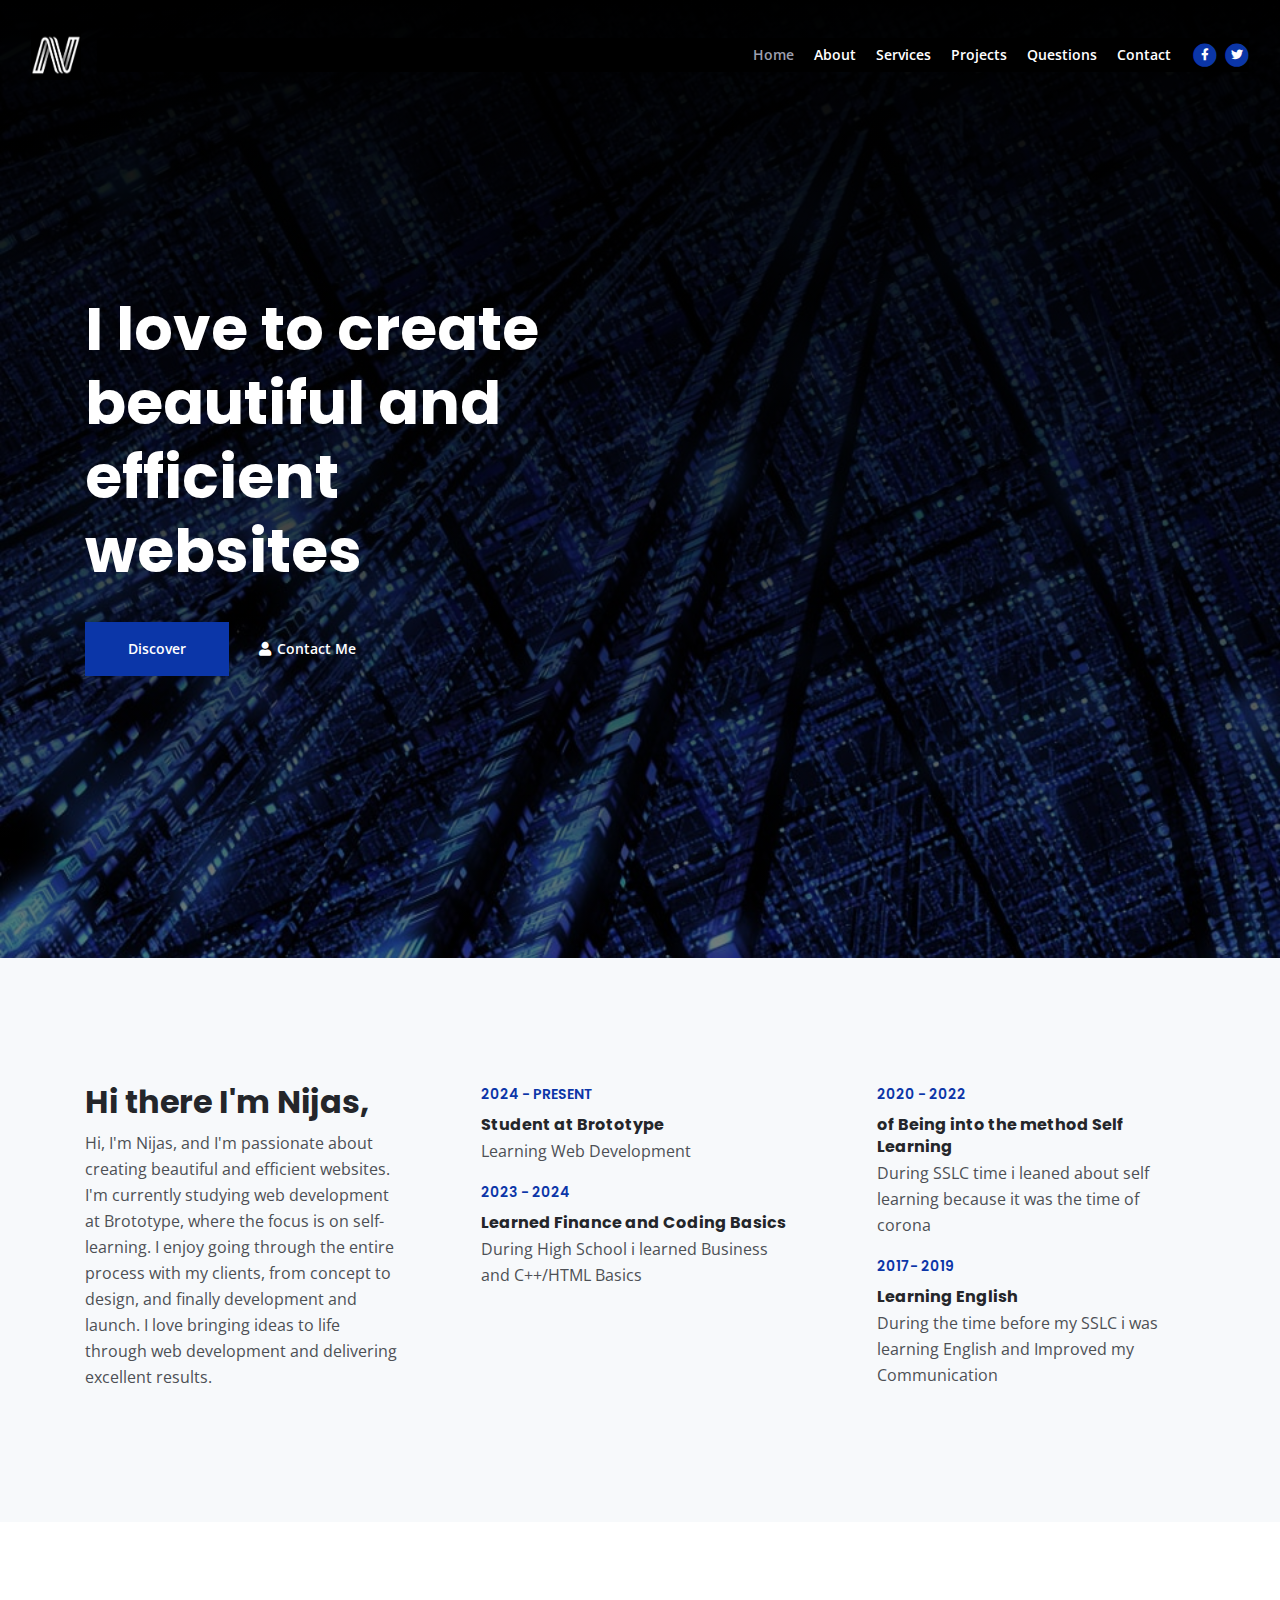
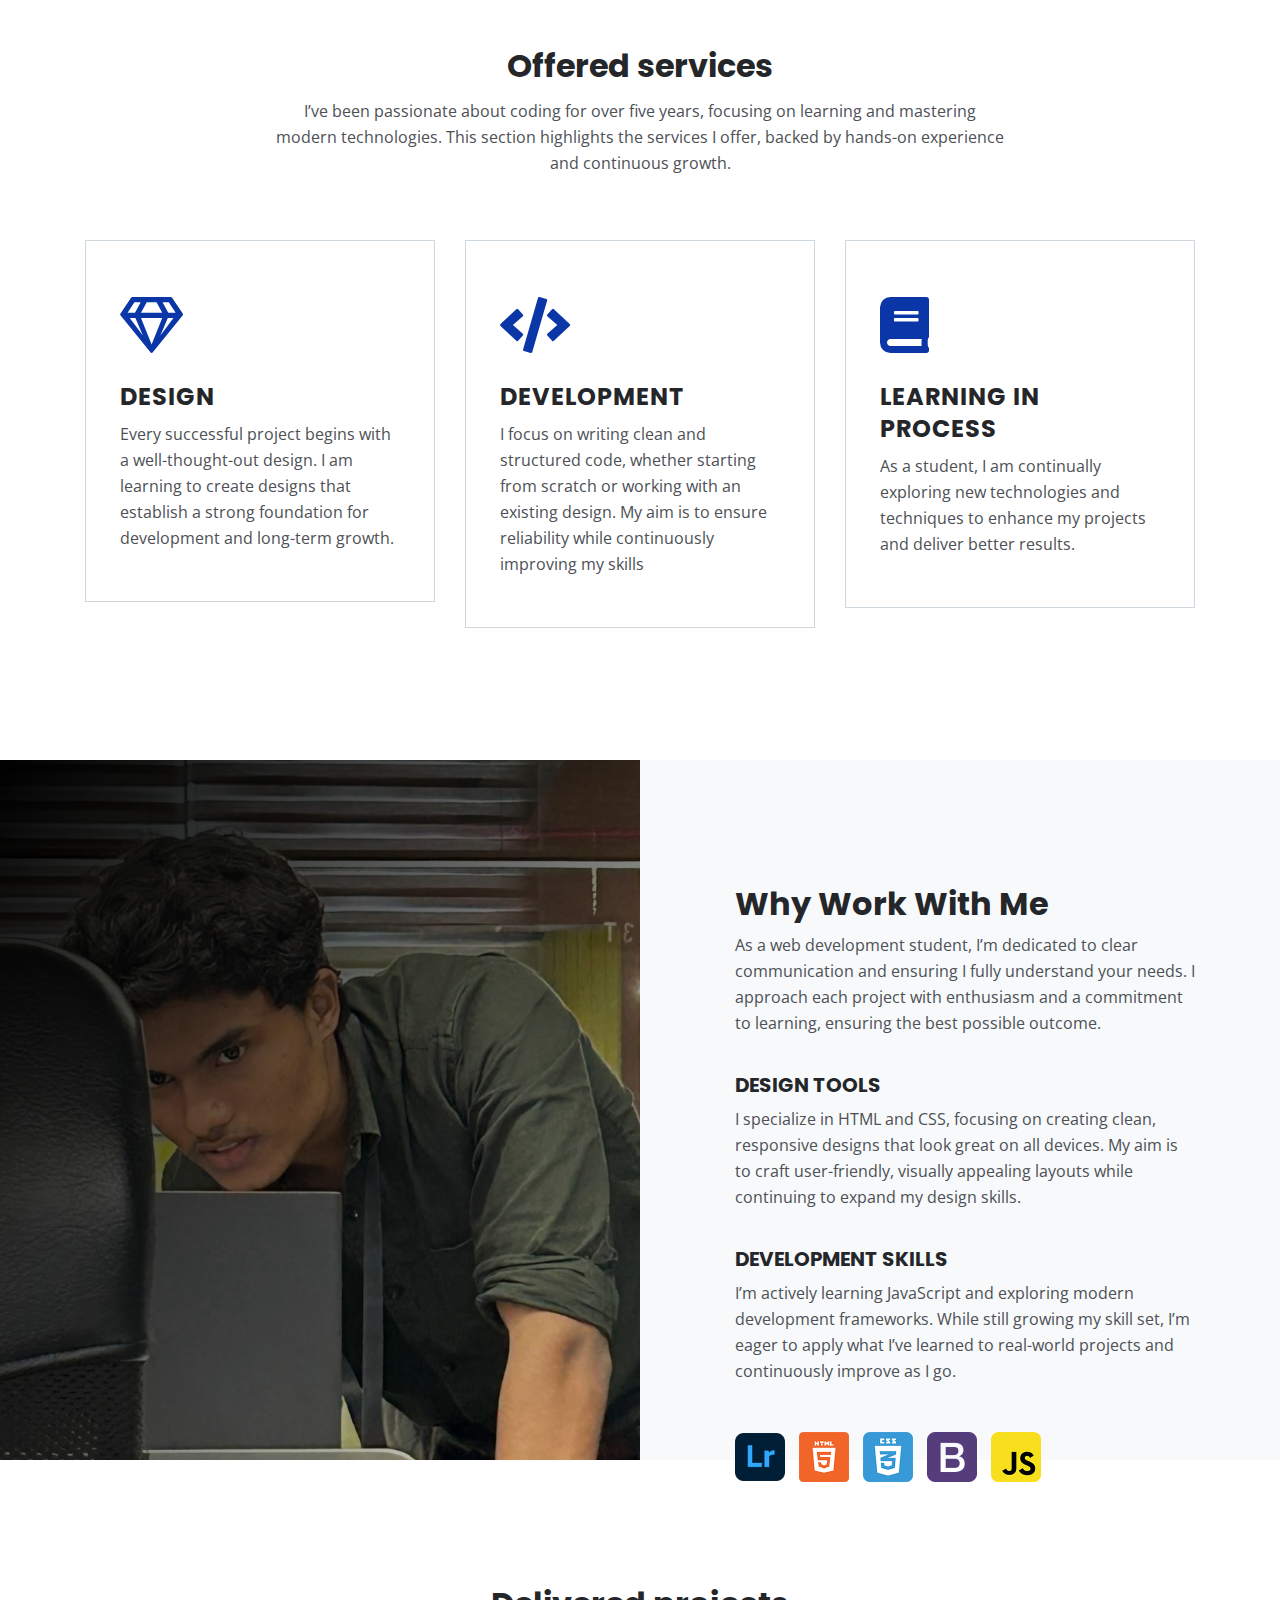
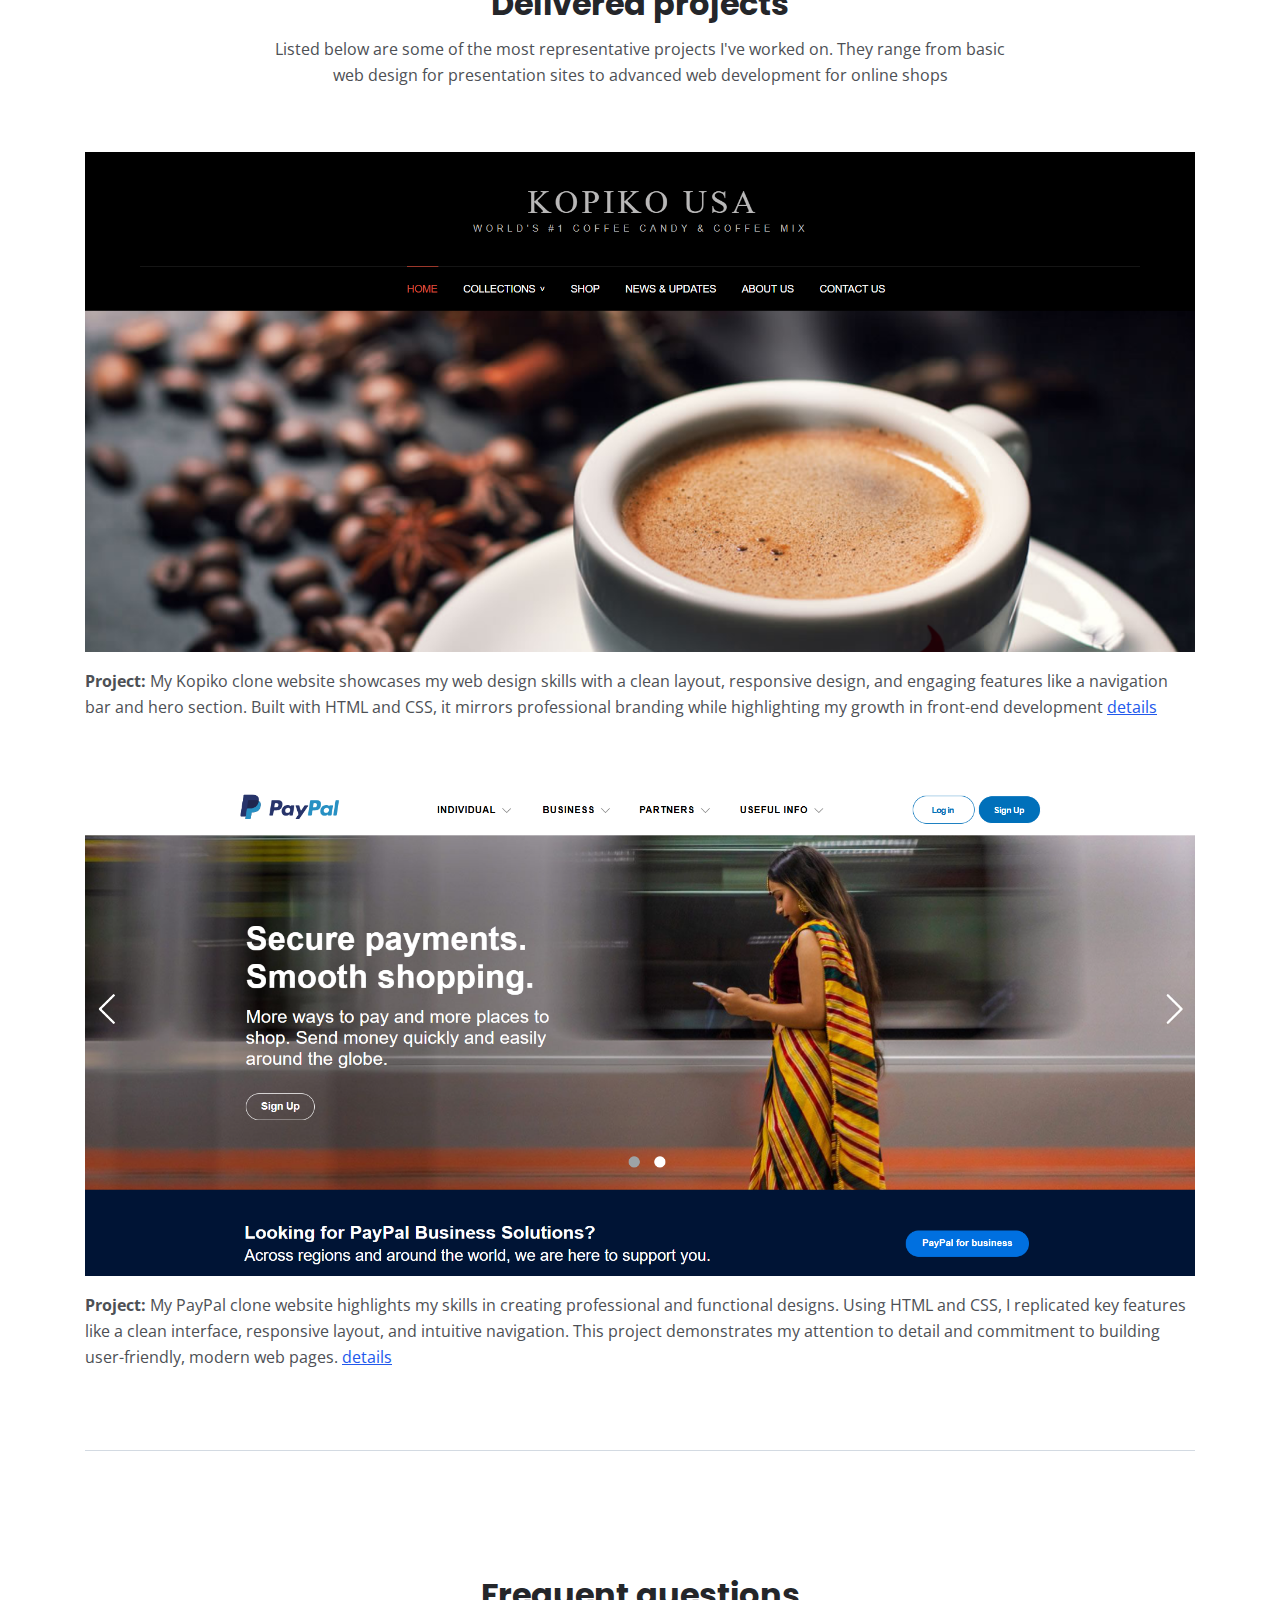
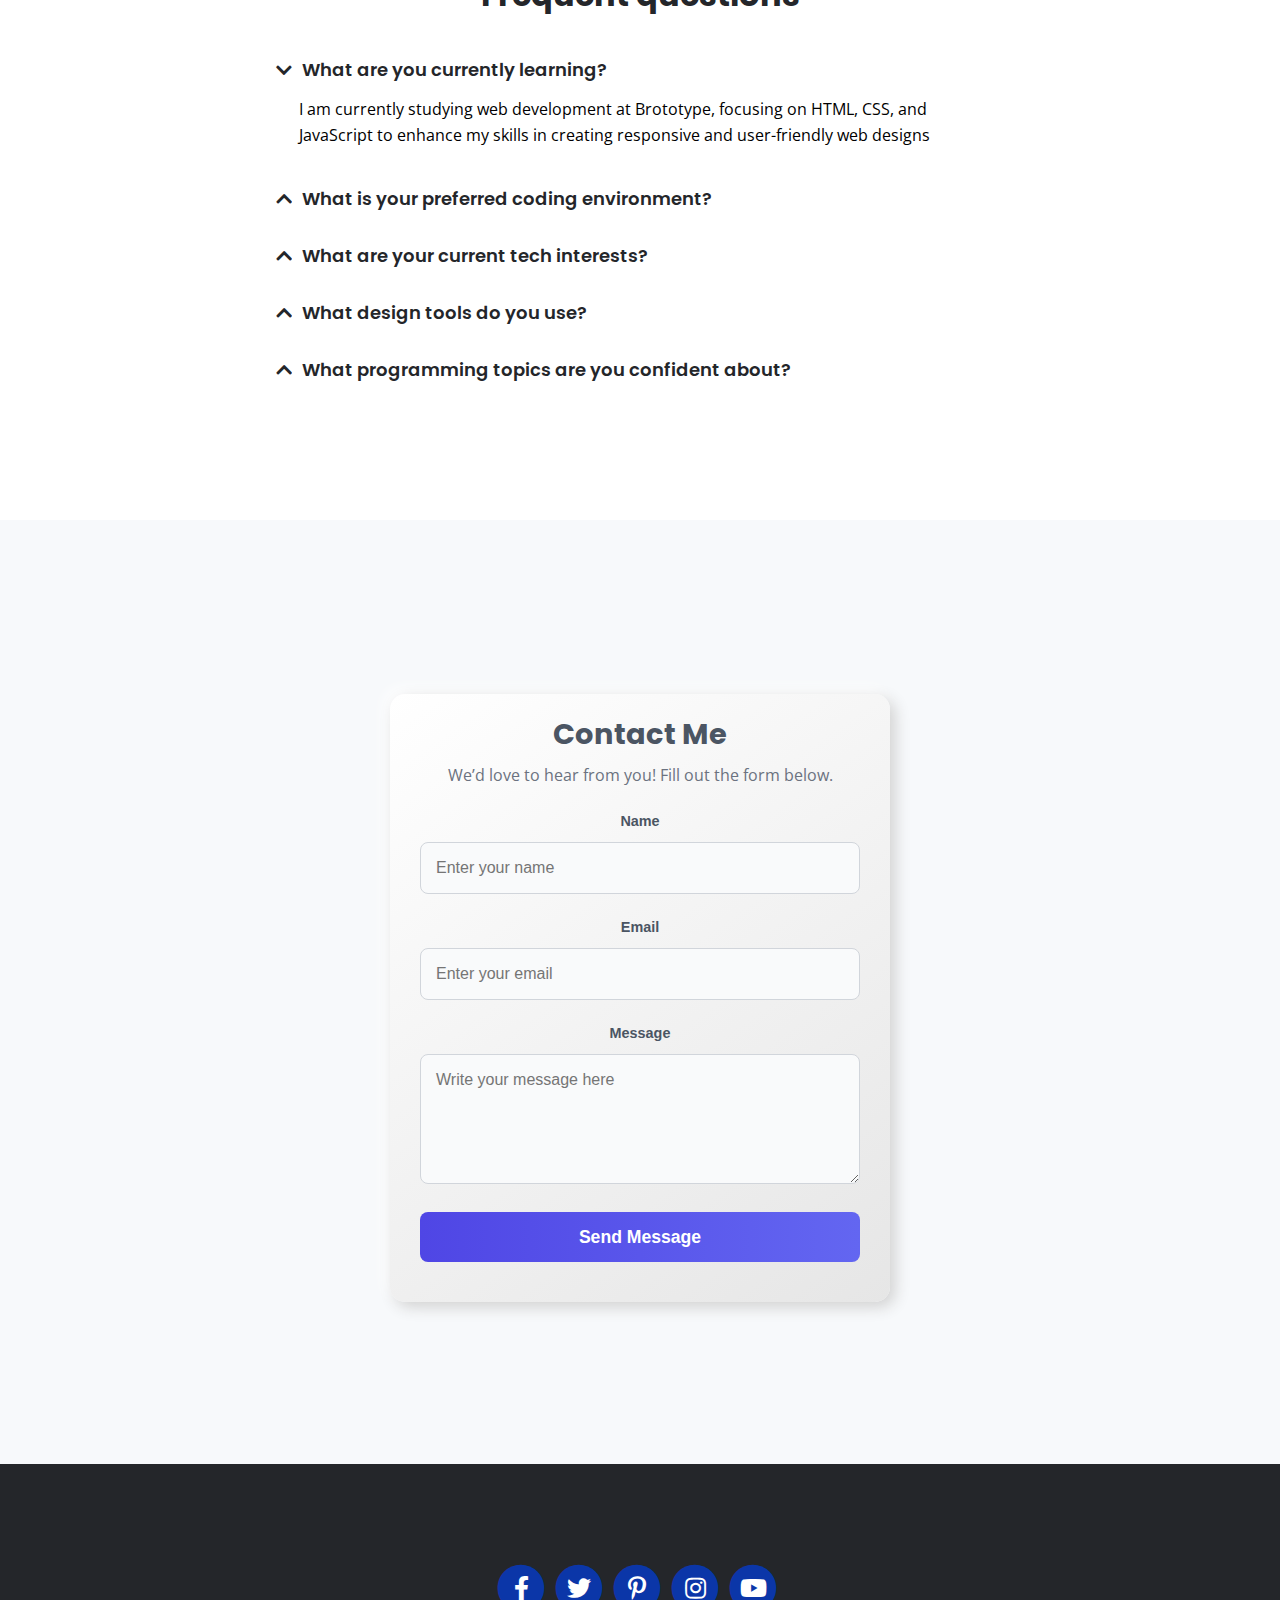
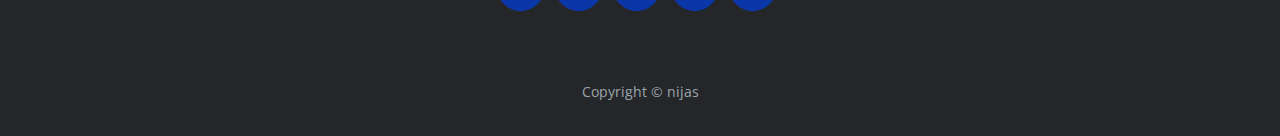
<file: index.html>
<!DOCTYPE html>
<html lang="en">
<head>
    <meta charset="utf-8">
    <meta name="viewport" content="width=device-width, initial-scale=1, shrink-to-fit=no">
    
    <!-- SEO Meta Tags -->
    <meta name="description" content="Your description">
    <meta name="author" content="Your name">

    <!-- OG Meta Tags to improve the way the post looks when you share the page on Facebook, Twitter, LinkedIn -->
	<meta property="og:site_name" content="" /> <!-- website name -->
	<meta property="og:site" content="" /> <!-- website link -->
	<meta property="og:title" content=""/> <!-- title shown in the actual shared post -->
	<meta property="og:description" content="" /> <!-- description shown in the actual shared post -->
	<meta property="og:image" content="" /> <!-- image link, make sure it's jpg -->
	<meta property="og:url" content="" /> <!-- where do you want your post to link to -->
	<meta name="twitter:card" content="summary_large_image"> <!-- to have large image post format in Twitter -->

    <!-- Webpage Title -->
    <title>Nijas TP</title>
    
    <!-- Styles -->
    <link rel="preconnect" href="https://fonts.gstatic.com">
    <link href="https://fonts.googleapis.com/css2?family=Open+Sans:ital,wght@0,400;0,600;0,700;1,400&family=Poppins:wght@600&display=swap" rel="stylesheet">
    <link href="css/bootstrap.css" rel="stylesheet">
    <link href="css/fontawesome-all.css" rel="stylesheet">
	<link href="css/styles.css" rel="stylesheet">
	<link href="https://cdnjs.cloudflare.com/ajax/libs/font-awesome/5.15.4/css/all.min.css" rel="stylesheet">

	<!-- Favicon  -->
    <link rel="icon" href="images/favicon-nijas1.jpg">
</head>
<body data-spy="scroll" data-target=".fixed-top">
    
    <!-- Navigation -->
    <nav class="navbar navbar-expand-lg fixed-top navbar-dark">
        <div class="container">
            
            <!-- Image Logo -->
            <a class="navbar-brand logo-image" href="index.html"> <img style="height: 50px ; width: 50px;" src="images/favicon-nijas1.jpg" alt=""></a>  

            <!-- Text Logo - Use this if you don't have a graphic logo -->
            <!-- <a class="navbar-brand logo-text page-scroll" href="index.html">Mark</a> -->

            <button class="navbar-toggler p-0 border-0" type="button" data-toggle="offcanvas">
                <span class="navbar-toggler-icon"></span>
            </button>

            <div style="background-color: black;" class="navbar-collapse offcanvas-collapse" id="navbarsExampleDefault">
                <ul class="navbar-nav ml-auto">
                    <li class="nav-item">
                        <a class="nav-link page-scroll" href="#header">Home <span class="sr-only">(current)</span></a>
                    </li>
                    <li class="nav-item">
                        <a class="nav-link page-scroll" href="#about">About</a>
                    </li>
                    <li class="nav-item">
                        <a class="nav-link page-scroll" href="#services">Services</a>
                    </li>
                    <li class="nav-item">
                        <a class="nav-link page-scroll" href="#project">Projects</a>
                    </li>
                    <li class="nav-item">
                        <a class="nav-link page-scroll" href="#question">Questions</a>
                    </li>
                    <li class="nav-item">
                        <a class="nav-link page-scroll" href="#contact">Contact</a>
                    </li>
                </ul>
                <span class="nav-item social-icons">
                    <span class="fa-stack">
                        <a href="https://m.facebook.com/godo.gaming.754/">
                            <i class="fas fa-circle fa-stack-2x"></i>
                            <i class="fab fa-facebook-f fa-stack-1x"></i>
                        </a>
                    </span>
                    <span class="fa-stack">
                        <a href="https://x.com/nijaswilson">
                            <i class="fas fa-circle fa-stack-2x"></i>
                            <i class="fab fa-twitter fa-stack-1x"></i>
                        </a>
                    </span>
                </span>
            </div> <!-- end of navbar-collapse -->
        </div> <!-- end of container -->
    </nav> <!-- end of navbar -->
    <!-- end of navigation -->


    <!-- Header -->
    <header id="header" class="header">
        <div class="container">
            <div class="row">
                <div class="col-lg-6">
                    <div class="text-container">
                        <h1 class="h1-large">I love to create beautiful and efficient websites</h1>
                        <a class="btn-solid-lg page-scroll" href="#about">Discover</a>
                        <a class="btn-outline-lg page-scroll" href="#contact"><i class="fas fa-user"></i>Contact Me</a>
                    </div> <!-- end of text-container -->
                </div> <!-- end of col -->
            </div> <!-- end of row -->
        </div> <!-- end of container -->
    </header> <!-- end of header -->
    <!-- end of header -->

    <!-- About-->
    <div id="about" class="basic-1 bg-gray">
        <div class="container">
            <div class="row">
                <div class="col-lg-4">
                    <div class="text-container first">
                        <h2>Hi there I'm Nijas,</h2>
                        <p>Hi, I'm Nijas, and I'm passionate about creating beautiful and efficient websites. I'm currently studying web development at Brototype, where the focus is on self-learning. I enjoy going through the entire process with my clients, from concept to design, and finally development and launch. I love bringing ideas to life through web development and delivering excellent results.</p>
                    </div> <!-- end of text-container -->
                </div> <!-- end of col -->
                <div class="col-lg-4">
                    <div class="text-container second">
                        <div class="time">2024 - PRESENT</div>
                        <h6>Student at Brototype</h6>
                        <p>Learning Web Development</p>
                        <div class="time">2023 - 2024</div>
                        <h6>Learned Finance and Coding Basics</h6>
                        <p>During High School i learned Business and C++/HTML Basics</p>
                    </div> <!-- end of text-container -->
                </div> <!-- end of col -->
                <div class="col-lg-4">
                    <div class="text-container third">
                        <div class="time">2020 - 2022</div>
                        <h6> of Being into the method Self Learning </h6>
                        <p>During SSLC time i leaned about self learning because it was the time of corona</p>
                        <div class="time">2017- 2019</div>
                        <h6>Learning English</h6>
                        <p>During the time before my SSLC i was learning English and Improved my Communication</p>
                    </div> <!-- end of text-container -->
                </div> <!-- end of col -->
            </div> <!-- end of row -->
        </div> <!-- end of container -->
    </div> <!-- end of basic-1 -->
    <!-- end of about -->


    <!-- Services -->
    <div id="services" class="basic-2">
        <div class="container">
            <div class="row">
                <div class="col-lg-12">
                    <h2 class="h2-heading">Offered services</h2>
                    <p class="p-heading">I’ve been passionate about coding for over five years, focusing on learning and mastering modern technologies. This section highlights the services I offer, backed by hands-on experience and continuous growth.</p>
                </div> <!-- end of col -->
            </div> <!-- end of row -->
            <div class="row">
                <div class="col-lg-4">
                    <div class="text-box">
                        <i class="far fa-gem"></i>
                        <h4>DESIGN</h4>
                        <p>Every successful project begins with a well-thought-out design. I am learning to create designs that establish a strong foundation for development and long-term growth.</p>
                    </div> <!-- end of text-box -->
                </div> <!-- end of col -->
                <div class="col-lg-4">
                    <div class="text-box">
                        <i class="fas fa-code"></i>
                        <h4>DEVELOPMENT</h4>
                        <p>I focus on writing clean and structured code, whether starting from scratch or working with an existing design. My aim is to ensure reliability while continuously improving my skills</p>
                    </div> <!-- end of text-box -->
                </div> <!-- end of col -->
                <div class="col-lg-4">
                    <div class="text-box">
                        <i class="fas fa-book"></i>
                        <h4>LEARNING IN PROCESS</h4>
                        <p>As a student, I am continually exploring new technologies and techniques to enhance my projects and deliver better results.</p>
                    </div> <!-- end of text-box -->
                </div> <!-- end of col -->
            </div> <!-- end of row -->
        </div> <!-- end of container -->
    </div> <!-- end of basic-2 -->
    <!-- end of services -->


    <!-- Details -->
	<div class="split">
		<div class="area-1">
		</div><!-- end of area-1 on same line and no space between comments to eliminate margin white space --><div class="area-2 bg-gray">
            <div class="container">    
                <div class="row">
                    <div class="col-lg-12">     
                        
                        <!-- Text Container -->
                        <div class="text-container">
                            <h2>Why Work With Me</h2>
                            <p>As a web development student, I’m dedicated to clear communication and ensuring I fully understand your needs. I approach each project with enthusiasm and a commitment to learning, ensuring the best possible outcome.</p>
                            <h5>DESIGN TOOLS</h5>
                            <p>I specialize in HTML and CSS, focusing on creating clean, responsive designs that look great on all devices. My aim is to craft user-friendly, visually appealing layouts while continuing to expand my design skills.</p>
                            <h5>DEVELOPMENT SKILLS</h5>
                            <p>I’m actively learning JavaScript and exploring modern development frameworks. While still growing my skill set, I’m eager to apply what I’ve learned to real-world projects and continuously improve as I go.</p>
                            
                            <div class="icons-container">
                                <img src="images/Lightroom-logo.webp" alt="alternative">
                                <img src="images/details-icon-html.png" alt="alternative">
                                <img src="images/details-icon-css.png" alt="alternative">
                                <img src="images/details-icon-bootstrap.png" alt="alternative">
                                <img src="images/details-icon-javascript.png" alt="alternative">
                            </div> <!-- end of icons-container -->
                        </div> <!-- end of text-container -->
                        <!-- end of text container -->

                    </div> <!-- end of col -->
                </div> <!-- end of row -->
            </div> <!-- end of container -->
		</div> <!-- end of area-2 -->
    </div> <!-- end of split -->
    <!-- end of details -->


    <!-- Projects -->
    <div id="projects" class="basic-3">
        <div class="container">
            <div class="row">
                <div class="col-lg-12">
                    <h2 id="project" class="h2-heading">Delivered projects</h2>
                    <p class="p-heading">Listed below are some of the most representative projects I've worked on. They range from basic web design for presentation sites to advanced web development for online shops</p>
                </div> 
            </div> <!-- end of row -->
            <div class="row">
                <div class="col-lg-12">
                    <div class="text-container">
                        <div class="image-container">
                            <a target="_blank" href="https://nijastp.github.io/Kopiko-USA/">
                                <img class="img-fluid" src="images/project-1.png" alt="alternative">
                            </a>
                        </div> <!-- end of image-container -->
                        <p> <strong>Project:</strong> 
                            My Kopiko clone website showcases my web design skills with a clean layout, responsive design, and engaging features like a navigation bar and hero section. Built with HTML and CSS, it mirrors professional branding while highlighting my growth in front-end development <a class="blue" target="_blank" href="https://nijastp.github.io/Kopiko-USA/">details</a></p>
                    </div> <!-- end of text-container -->
                    <div class="text-container">
                        <div class="image-container">
                            <a target="_blank" href="https://nijastp.github.io/Paypal/">
                                <img class="img-fluid" src="images/project-2.png" alt="alternative">
                            </a>
                        </div> <!-- end of image-container -->
                        <p><strong>Project:</strong> My PayPal clone website highlights my skills in creating professional and functional designs. Using HTML and CSS, I replicated key features like a clean interface, responsive layout, and intuitive navigation. This project demonstrates my attention to detail and commitment to building user-friendly, modern web pages. <a class="blue" target="_blank" href="https://nijastp.github.io/Paypal/">details</a></p>
                    </div> <!-- end of text-container -->
                  
                    </div> <!-- end of text-container -->
                </div> <!-- end of col -->
            </div> <!-- end of row -->
        </div> <!-- end of container -->
    </div> <!-- end of basic-3 -->
    <!-- end of projects -->


    <!-- Works -->
    <div style="padding: 0;" class="basic-4">
        <div class="container">
            <div class="row">



            </div> <!-- end of row -->
            <div class="row">


        </div> <!-- end of container -->
    </div> <!-- end of basic-4 -->
    <!-- end of works -->


    <!-- Testimonials -->

    <!-- end of testimonials -->


    <!-- Section Divider -->
    <div class="container">
        <div class="row">
            <div class="col-lg-12">
                <hr id="question" class="section-divider">
            </div> <!-- end of col -->
        </div> <!-- end of row -->
    </div> <!-- end of container -->
    <!-- end of section divider -->


  <!-- Questions -->
  <div class="accordion-1">
    <div class="container">
        <div class="row">
            <div class="col-lg-12">
                <h2  class="h2-heading">Frequent questions</h2>
            </div> <!-- end of col -->
        </div> <!-- end of row -->
        <div class="row">
            <div class="col-lg-12">

                <div class="accordion" id="accordionExample">
                    <div class="card">
                        <div class="card-header" id="headingOne">
                            <button class="btn btn-link btn-block text-left" type="button" data-toggle="collapse" data-target="#collapseOne" aria-expanded="true" aria-controls="collapseOne">
                                What are you currently learning?
                            </button>
                        </div>
                        <div id="collapseOne" class="collapse show" aria-labelledby="headingOne" data-parent="#accordionExample">
                            <div class="card-body">
                                I am currently studying web development at Brototype, focusing on HTML, CSS, and JavaScript to enhance my skills in creating responsive and user-friendly web designs                            </div>
                        </div>
                    </div>
                    <div class="card">
                        <div class="card-header" id="headingTwo">
                            <button class="btn btn-link btn-block text-left collapsed" type="button" data-toggle="collapse" data-target="#collapseTwo" aria-expanded="false" aria-controls="collapseTwo">
                                What is your preferred coding environment?
                            </button>
                        </div>
                        <div id="collapseTwo" class="collapse" aria-labelledby="headingTwo" data-parent="#accordionExample">
                            <div class="card-body">
                                I use Visual Studio Code (VS Code) for workspace management and customization, as it helps me code efficiently.                            </div>
                        </div>
                    </div>
                    <div class="card">
                        <div class="card-header" id="headingThree">
                            <button class="btn btn-link btn-block text-left collapsed" type="button" data-toggle="collapse" data-target="#collapseThree" aria-expanded="false" aria-controls="collapseThree">
                                What are your current tech interests?
                            </button>
                        </div>
                        <div id="collapseThree" class="collapse" aria-labelledby="headingThree" data-parent="#accordionExample">
                            <div class="card-body">
                                I'm interested in learning the MERN stack and improving my skills in other fields in coding.                            </div>
                        </div>
                    </div>
                    <div class="card">
                        <div class="card-header" id="headingFour">
                            <button class="btn btn-link btn-block text-left collapsed" type="button" data-toggle="collapse" data-target="#collapseFour" aria-expanded="false" aria-controls="collapseFour">
                                What design tools do you use?                            </button>
                        </div>
                        <div id="collapseFour" class="collapse" aria-labelledby="headingFour" data-parent="#accordionExample">
                            <div class="card-body">
                                I currently don't use design tools like Figma or Adobe XD, focusing instead on mastering HTML and CSS for my design needs.                            </div>
                        </div>
                    </div>
                    <div class="card">
                        <div class="card-header" id="headingFive">
                            <button class="btn btn-link btn-block text-left collapsed" type="button" data-toggle="collapse" data-target="#collapseFive" aria-expanded="false" aria-controls="collapseFive">
                                What programming topics are you confident about?                            </button>
                        </div>
                        <div id="collapseFive" class="collapse" aria-labelledby="headingFive" data-parent="#accordionExample">
                            <div class="card-body">
                                I’m familiar with OOP basics, C programming basics, Java basics, and HTML basics.                            </div>
                        </div>
                    </div>
                </div> <!-- end of accordion -->

            </div> <!-- end of col -->
        </div> <!-- end of row -->
    </div> <!-- end of container -->
</div> <!-- end of accordion-1 -->
<!-- end of questions -->


<!-- Contact -->
<div id="contact" class="form-1 bg-gray">
    <div class="container">
        <div class="row">
            <div class="col-lg-12">
            </div> <!-- end of col -->
        </div> <!-- end of row -->
        <div class="row">
            <div class="col-lg-12">
                
                <!-- Contact Form -->
                <form action="https://formspree.io/f/xyzyplgw" method="POST" class="cool-form">

                    <!-- Replace with your Access Key -->
                    <input type="hidden" name="access_key" value="3f7f2551-9c08-4c54-a196-d1bc257f9cad">
                  
                    <!-- Form Header -->
                    <div class="cool-form-header">
                      <h2>Contact Me</h2>
                      <p>We’d love to hear from you! Fill out the form below.</p>
                    </div>
                  
                    <!-- Form Inputs -->
                    <div class="cool-form-group">
                        <label for="cool-name">Name</label>
                        <input type="text" id="cool-name" name="name" placeholder="Enter your name" required 
                               pattern="[A-Za-z][A-Za-z\s]*" 
                               title="Name must start with a letter and can only contain alphabets and spaces.">
                      </div>
                      
                  
                    <div class="cool-form-group">
                      <label for="cool-email">Email</label>
                      <input type="email" id="cool-email" name="email" placeholder="Enter your email" required>
                    </div>
                  
                    <div class="cool-form-group">
                      <label for="cool-message">Message</label>
                      <textarea id="cool-message" name="message" rows="4" placeholder="Write your message here" required></textarea>
                    </div>
                  
                    <!-- Honeypot Spam Protection -->
                    <input type="checkbox" name="botcheck" class="cool-hidden" style="display: none;">
                  
                    <!-- Submit Button -->
                    <div class="cool-form-group">
                      <button type="submit" class="cool-submit-button">Send Message</button>
                    </div>
                  
                  </form>
                  
                <!-- end of contact form -->

            </div> <!-- end of col -->
        </div> <!-- end of row -->
    </div> <!-- end of container -->
</div> <!-- end of form-1 -->  
<!-- end of contact -->


<!-- Footer -->
<div class="footer bg-gray">
    <div class="container">
        <div class="row">
            <div class="col-lg-12">
                <div class="social-container">
                    <span class="fa-stack">
                        <a href="https://m.facebook.com/godo.gaming.754/">
                            <i class="fas fa-circle fa-stack-2x"></i>
                            <i class="fab fa-facebook-f fa-stack-1x"></i>
                        </a>
                    </span>
                    <span class="fa-stack">
                        <a href="https://x.com/nijaswilson">
                            <i class="fas fa-circle fa-stack-2x"></i>
                            <i class="fab fa-twitter fa-stack-1x"></i>
                        </a>
                    </span>
                    <span class="fa-stack">
                        <a href="https://pin.it/2elJkX9C3">
                            <i class="fas fa-circle fa-stack-2x"></i>
                            <i class="fab fa-pinterest-p fa-stack-1x"></i>
                        </a>
                    </span>
                    <span class="fa-stack">
                        <a href="https://www.instagram.com/nijasnation?igsh=amJnc2t1NTNkdm5j">
                            <i class="fas fa-circle fa-stack-2x"></i>
                            <i class="fab fa-instagram fa-stack-1x"></i>
                        </a>
                    </span>
                    <span class="fa-stack">
                        <a href="https://youtube.com/@nijaswilson?si=nM54qzGgemLaLMEF">
                            <i class="fas fa-circle fa-stack-2x"></i>
                            <i class="fab fa-youtube fa-stack-1x"></i>
                        </a>
                    </span>
                </div> <!-- end of social-container -->
            </div> <!-- end of col -->
        </div> <!-- end of row -->
    </div> <!-- end of container -->
</div> <!-- end of footer -->  
<!-- end of footer -->


<!-- Copyright -->
<div class="copyright bg-gray">
    <div class="container">
        <div class="row">
            <div class="col-lg-12">
                <p class="p-small">Copyright © <a class="no-line" href="https://www.instagram.com/nijasnation?igsh=amJnc2t1NTNkdm5j">nijas</a></p>
            </div> <!-- end of col -->
        </div> <!-- enf of row -->
    </div> <!-- end of container -->

    <div class="container">
        <div class="row">
            <div class="col-lg-12">
            </div> <!-- end of col -->
        </div> <!-- enf of row -->
    </div> <!-- end of container -->
    
</div> <!-- end of copyright --> 
<!-- end of copyright -->

    
<!-- Scripts -->
<script src="js/jquery.min.js"></script> <!-- jQuery for Bootstrap's JavaScript plugins -->
<script src="js/bootstrap.min.js"></script> <!-- Bootstrap framework -->
<script src="js/jquery.easing.min.js"></script> <!-- jQuery Easing for smooth scrolling between anchors -->
<script src="js/scripts.js"></script> <!-- Custom scripts -->
</body>
</html>
</file>
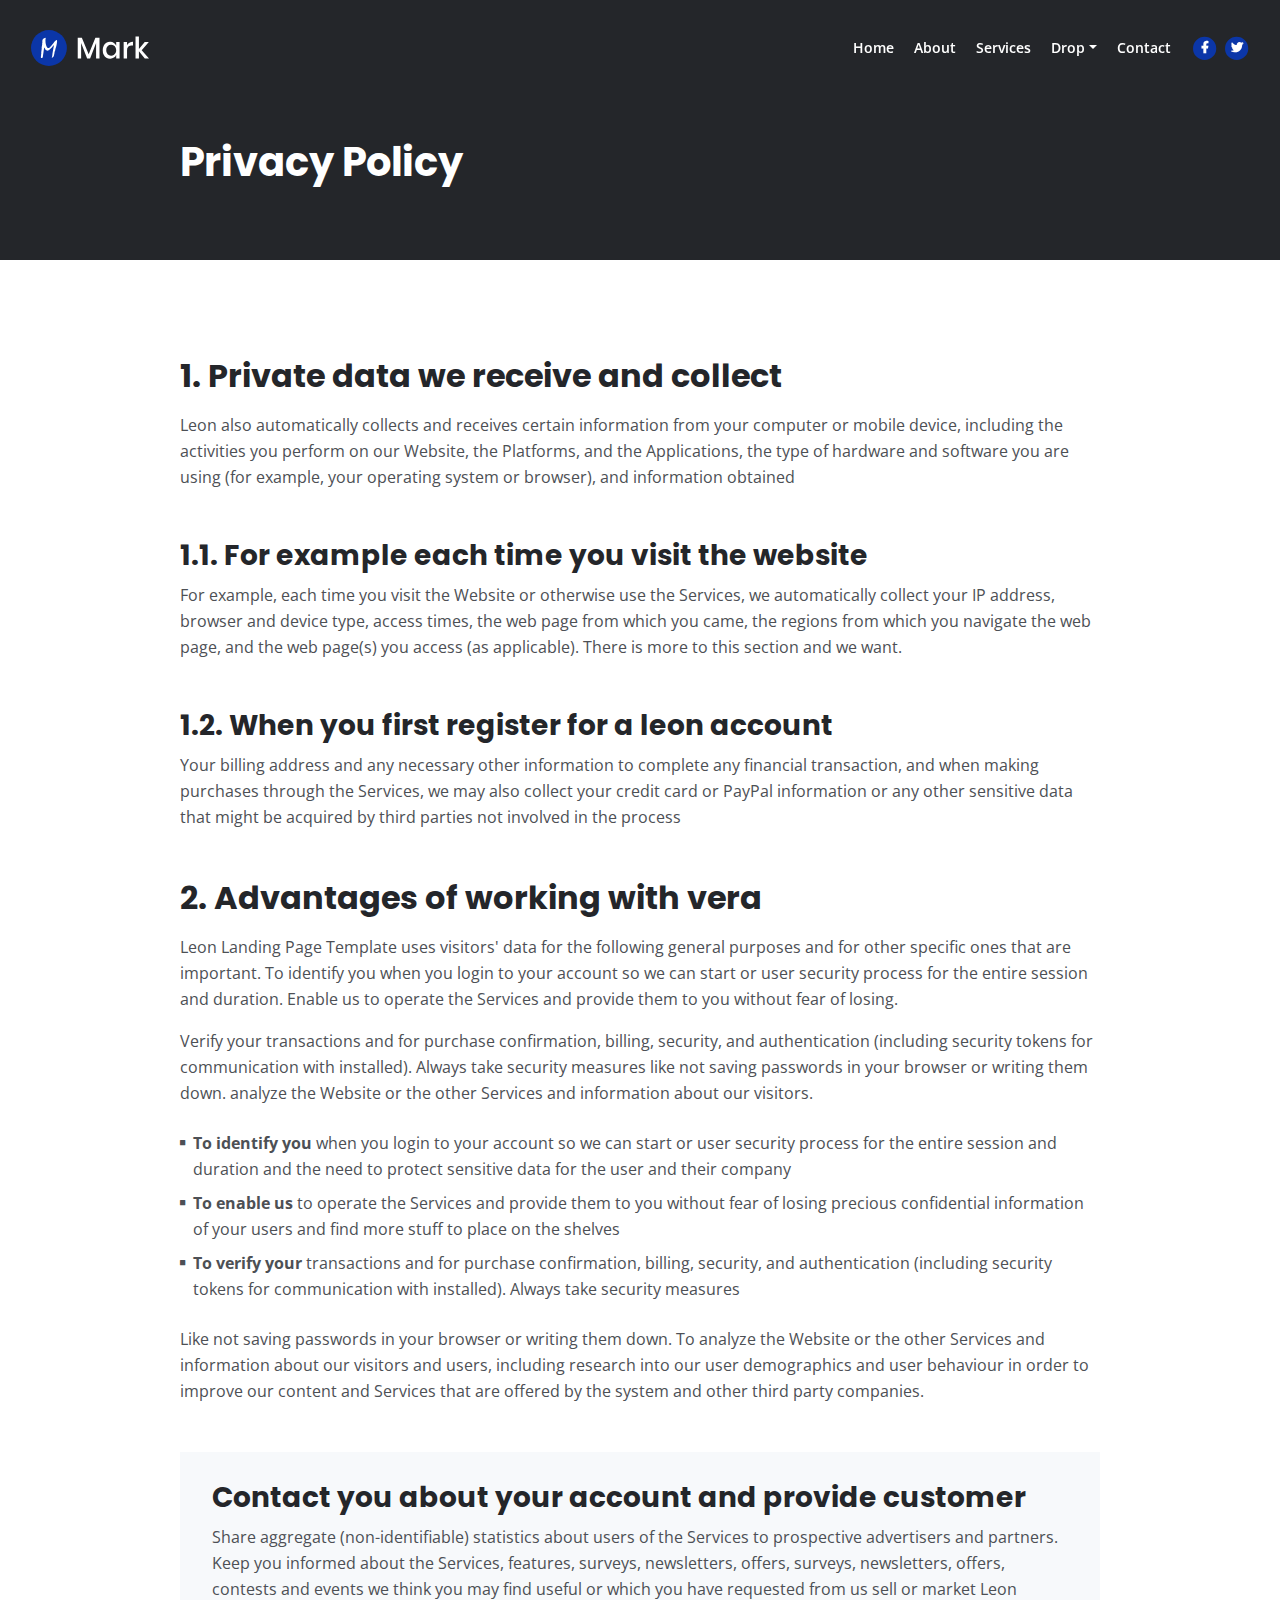
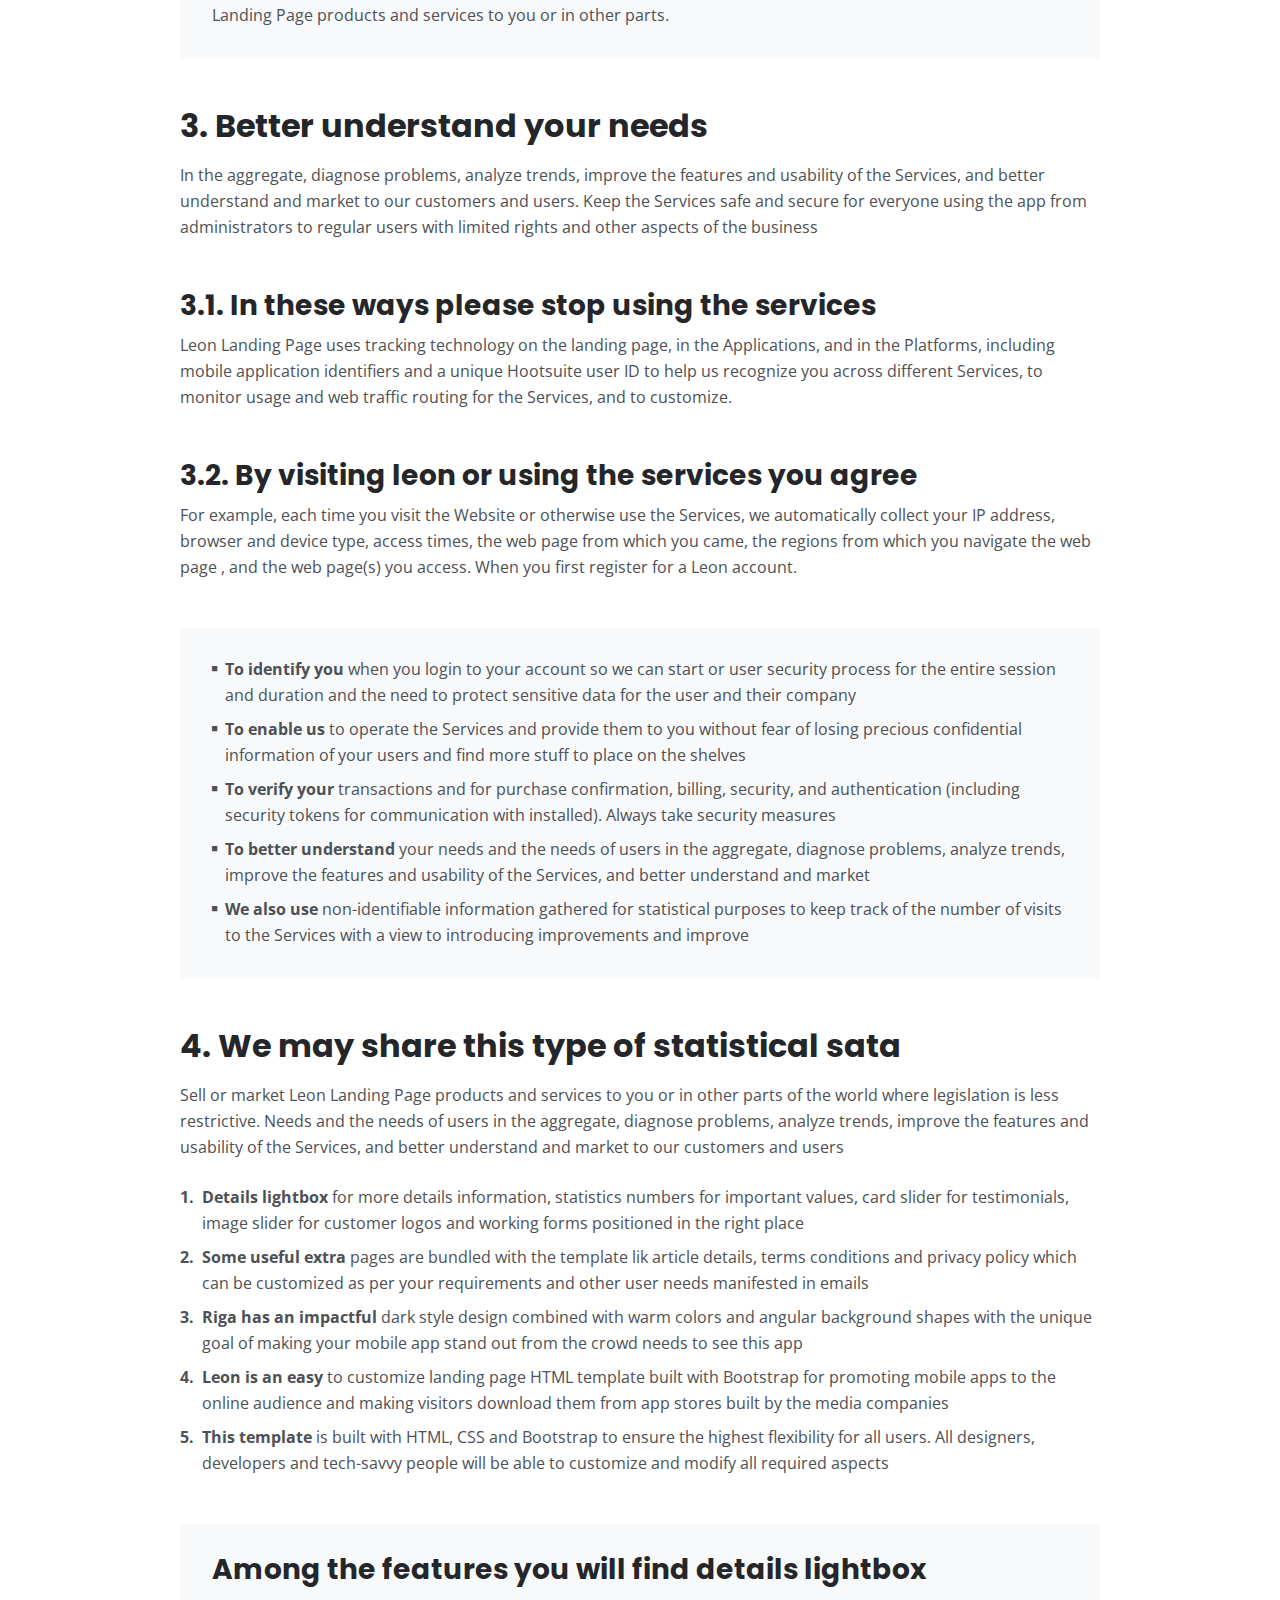
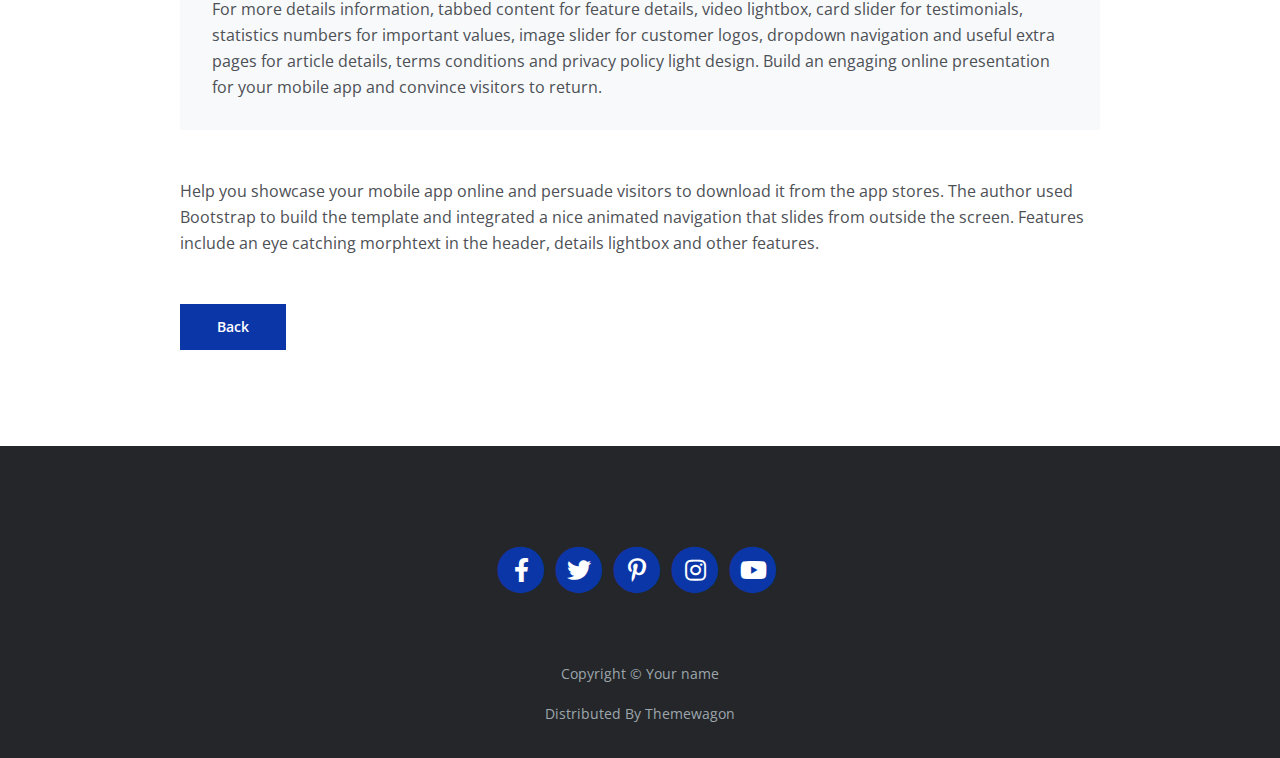
<file: privacy.html>
<!DOCTYPE html>
<html lang="en">
<head>
    <meta charset="utf-8">
    <meta name="viewport" content="width=device-width, initial-scale=1, shrink-to-fit=no">
    
    <!-- SEO Meta Tags -->
    <meta name="description" content="Your description">
    <meta name="author" content="Your name">

    <!-- OG Meta Tags to improve the way the post looks when you share the page on Facebook, Twitter, LinkedIn -->
	<meta property="og:site_name" content="" /> <!-- website name -->
	<meta property="og:site" content="" /> <!-- website link -->
	<meta property="og:title" content=""/> <!-- title shown in the actual shared post -->
	<meta property="og:description" content="" /> <!-- description shown in the actual shared post -->
	<meta property="og:image" content="" /> <!-- image link, make sure it's jpg -->
	<meta property="og:url" content="" /> <!-- where do you want your post to link to -->
	<meta name="twitter:card" content="summary_large_image"> <!-- to have large image post format in Twitter -->

    <!-- Webpage Title -->
    <title>Privacy Policy - Mark</title>
    
    <!-- Styles -->
    <link rel="preconnect" href="https://fonts.gstatic.com">
    <link href="https://fonts.googleapis.com/css2?family=Open+Sans:ital,wght@0,400;0,600;0,700;1,400&family=Poppins:wght@600&display=swap" rel="stylesheet">
    <link href="css/bootstrap.css" rel="stylesheet">
    <link href="css/fontawesome-all.css" rel="stylesheet">
	<link href="css/styles.css" rel="stylesheet">
	
	<!-- Favicon  -->
    <link rel="icon" href="images/favicon.png">
</head>
<body data-spy="scroll" data-target=".fixed-top">
    
    <!-- Navigation -->
    <nav class="navbar navbar-expand-lg fixed-top navbar-dark">
        <div class="container">
            
            <!-- Image Logo -->
            <a class="navbar-brand logo-image" href="index.html"><img src="images/logo.svg" alt="alternative"></a>  

            <!-- Text Logo - Use this if you don't have a graphic logo -->
            <!-- <a class="navbar-brand logo-text page-scroll" href="index.html">Mark</a> -->

            <button class="navbar-toggler p-0 border-0" type="button" data-toggle="offcanvas">
                <span class="navbar-toggler-icon"></span>
            </button>

            <div class="navbar-collapse offcanvas-collapse" id="navbarsExampleDefault">
                <ul class="navbar-nav ml-auto">
                    <li class="nav-item">
                        <a class="nav-link page-scroll" href="index.html#header">Home <span class="sr-only">(current)</span></a>
                    </li>
                    <li class="nav-item">
                        <a class="nav-link page-scroll" href="index.html#about">About</a>
                    </li>
                    <li class="nav-item">
                        <a class="nav-link page-scroll" href="index.html#services">Services</a>
                    </li>
                    <li class="nav-item dropdown">
                        <a class="nav-link dropdown-toggle" href="#" id="dropdown01" data-toggle="dropdown" aria-haspopup="true" aria-expanded="false">Drop</a>
                        <div class="dropdown-menu" aria-labelledby="dropdown01">
                            <a class="dropdown-item page-scroll" href="project.html">Project Details</a>
                            <div class="dropdown-divider"></div>
                            <a class="dropdown-item page-scroll" href="terms.html">Terms Conditions</a>
                            <div class="dropdown-divider"></div>
                            <a class="dropdown-item page-scroll" href="privacy.html">Privacy Policy</a>
                        </div>
                    </li>
                    <li class="nav-item">
                        <a class="nav-link page-scroll" href="index.html#contact">Contact</a>
                    </li>
                </ul>
                <span class="nav-item social-icons">
                    <span class="fa-stack">
                        <a href="#your-link">
                            <i class="fas fa-circle fa-stack-2x"></i>
                            <i class="fab fa-facebook-f fa-stack-1x"></i>
                        </a>
                    </span>
                    <span class="fa-stack">
                        <a href="#your-link">
                            <i class="fas fa-circle fa-stack-2x"></i>
                            <i class="fab fa-twitter fa-stack-1x"></i>
                        </a>
                    </span>
                </span>
            </div> <!-- end of navbar-collapse -->
        </div> <!-- end of container -->
    </nav> <!-- end of navbar -->
    <!-- end of navigation -->


    <!-- Header -->
    <header class="ex-header">
        <div class="container">
            <div class="row">
                <div class="col-xl-10 offset-xl-1">
                    <h1>Privacy Policy</h1>
                </div> <!-- end of col -->
            </div> <!-- end of row -->
        </div> <!-- end of container -->
    </header> <!-- end of ex-header -->
    <!-- end of header -->


    <!-- Basic -->
    <div class="ex-basic-1 pt-5 pb-5">
        <div class="container">
            <div class="row">
                <div class="col-xl-10 offset-xl-1">
                    <h2 class="mt-5 mb-3">1. Private data we receive and collect</h2>
                    <p class="mb-5">Leon also automatically collects and receives certain information from your computer or mobile device, including the activities you perform on our Website, the Platforms, and the Applications, the type of hardware and software you are using (for example, your operating system or browser), and information obtained</p>
                    <h3>1.1. For example each time you visit the website</h3>
                    <p class="mb-5">For example, each time you visit the Website or otherwise use the Services, we automatically collect your IP address, browser and device type, access times, the web page from which you came, the regions from which you navigate the web page, and the web page(s) you access (as applicable). There is more to this section and we want.</p>
                    <h3>1.2. When you first register for a leon account</h3>
                    <p class="mb-5">Your billing address and any necessary other information to complete any financial transaction, and when making purchases through the Services, we may also collect your credit card or PayPal information or any other sensitive data that might be acquired by third parties not involved in the process</p>
                    
                    <h2 class="mb-3">2. Advantages of working with vera</h2>
                    <p>Leon Landing Page Template uses visitors' data for the following general purposes and for other specific ones that are important. To identify you when you login to your account so we can start or user security process for the entire session and duration. Enable us to operate the Services and provide them to you without fear of losing.</p>
                    <p class="mb-4">Verify your transactions and for purchase confirmation, billing, security, and authentication (including security tokens for communication with installed). Always take security measures like not saving passwords in your browser or writing them down. analyze the Website or the other Services and information about our visitors.</p>
                    <ul class="list-unstyled li-space-lg mb-4">
                        <li class="media">
                            <i class="fas fa-square"></i>
                            <div class="media-body"><strong>To identify you</strong> when you login to your account so we can start or user security process for the entire session and duration and the need to protect sensitive data for the user and their company</div>
                        </li>
                        <li class="media">
                            <i class="fas fa-square"></i>
                            <div class="media-body"><strong>To enable us</strong> to operate the Services and provide them to you without fear of losing precious confidential information of your users and find more stuff to place on the shelves</div>
                        </li>
                        <li class="media">
                            <i class="fas fa-square"></i>
                            <div class="media-body"><strong>To verify your</strong> transactions and for purchase confirmation, billing, security, and authentication (including security tokens for communication with installed). Always take security measures</div>
                        </li>
                    </ul>
                    <p class="mb-5">Like not saving passwords in your browser or writing them down. To analyze the Website or the other Services and information about our visitors and users, including research into our user demographics and user behaviour in order to improve our content and Services that are offered by the system and other third party companies.</p>
                    <div class="text-box mb-5">
                        <h3>Contact you about your account and provide customer</h3>
                        <p>Share aggregate (non-identifiable) statistics about users of the Services to prospective advertisers and partners. Keep you informed about the Services, features, surveys, newsletters, offers, surveys, newsletters, offers, contests and events we think you may find useful or which you have requested from us sell or market Leon Landing Page products and services to you or in other parts.</p>
                    </div> <!-- end of text-box -->
                    
                    <h2 class="mb-3">3. Better understand your needs</h2>
                    <p class="mb-5"> In the aggregate, diagnose problems, analyze trends, improve the features and usability of the Services, and better understand and market to our customers and users. Keep the Services safe and secure for everyone using the app from administrators to regular users with limited rights and other aspects of the business</p>
                    <h3>3.1. In these ways please stop using the services</h3>
                    <p class="mb-5">Leon Landing Page uses tracking technology on the landing page, in the Applications, and in the Platforms, including mobile application identifiers and a unique Hootsuite user ID to help us recognize you across different Services, to monitor usage and web traffic routing for the Services, and to customize.</p>
                    <h3>3.2. By visiting leon or using the services you agree</h3>
                    <p class="mb-5">For example, each time you visit the Website or otherwise use the Services, we automatically collect your IP address, browser and device type, access times, the web page from which you came, the regions from which you navigate the web page , and the web page(s) you access. When you first register for a Leon account.</p>
                    <div class="text-box mb-5">
                        <ul class="list-unstyled li-space-lg">
                            <li class="media">
                                <i class="fas fa-square"></i>
                                <div class="media-body"><strong>To identify you</strong> when you login to your account so we can start or user security process for the entire session and duration and the need to protect sensitive data for the user and their company</div>
                            </li>
                            <li class="media">
                                <i class="fas fa-square"></i>
                                <div class="media-body"><strong>To enable us</strong> to operate the Services and provide them to you without fear of losing precious confidential information of your users and find more stuff to place on the shelves</div>
                            </li>
                            <li class="media">
                                <i class="fas fa-square"></i>
                                <div class="media-body"><strong>To verify your</strong> transactions and for purchase confirmation, billing, security, and authentication (including security tokens for communication with installed). Always take security measures</div>
                            </li>
                            <li class="media">
                                <i class="fas fa-square"></i>
                                <div class="media-body"><strong>To better understand</strong> your needs and the needs of users in the aggregate, diagnose problems, analyze trends, improve the features and usability of the Services, and better understand and market</div>
                            </li>
                            <li class="media">
                                <i class="fas fa-square"></i>
                                <div class="media-body"><strong>We also use</strong> non-identifiable information gathered for statistical purposes to keep track of the number of visits to the Services with a view to introducing improvements and improve</div>
                            </li>
                        </ul>
                    </div> <!-- end of text-box -->
                    
                    <h2 class="mb-3">4. We may share this type of statistical sata</h2>
                    <p class="mb-4">Sell or market Leon Landing Page products and services to you or in other parts of the world where legislation is less restrictive. Needs and the needs of users in the aggregate, diagnose problems, analyze trends, improve the features and usability of the Services, and better understand and market to our customers and users</p>
                    <ul class="list-unstyled li-space-lg mb-5">
                        <li class="media">
                            <strong>1.</strong>
                            <div class="media-body"><strong>Details lightbox</strong> for more details information, statistics numbers for important values, card slider for testimonials, image slider for customer logos and working forms positioned in the right place</div>
                        </li>
                        <li class="media">
                            <strong>2.</strong>
                            <div class="media-body"><strong>Some useful extra</strong> pages are bundled with the template lik article details, terms conditions and privacy policy which can be customized as per your requirements and other user needs manifested in emails</div>
                        </li>
                        <li class="media">
                            <strong>3.</strong>
                            <div class="media-body"><strong>Riga has an impactful</strong> dark style design combined with warm colors and angular background shapes with the unique goal of making your mobile app stand out from the crowd needs to see this app</div>
                        </li>
                        <li class="media">
                            <strong>4.</strong>
                            <div class="media-body"><strong>Leon is an easy</strong> to customize landing page HTML template built with Bootstrap for promoting mobile apps to the online audience and making visitors download them from app stores built by the media companies</div>
                        </li>
                        <li class="media">
                            <strong>5.</strong>
                            <div class="media-body"><strong>This template</strong> is built with HTML, CSS and Bootstrap to ensure the highest flexibility for all users. All designers, developers and tech-savvy people will be able to customize and modify all required aspects</div>
                        </li>
                    </ul>
                    
                    <div class="text-box mb-5">
                        <h3>Among the features you will find details lightbox</h3>
                        <p>For more details information, tabbed content for feature details, video lightbox, card slider for testimonials, statistics numbers for important values, image slider for customer logos, dropdown navigation and useful extra pages for article details, terms conditions and privacy policy light design. Build an engaging online presentation for your mobile app and convince visitors to return.</p>
                    </div> <!-- end of text-box -->
                    <p class="mb-5">Help you showcase your mobile app online and persuade visitors to download it from the app stores. The author used Bootstrap to build the template and integrated a nice animated navigation that slides from outside the screen. Features include an eye catching morphtext in the header, details lightbox and other features.</p>
                    
                    <a class="btn-solid-reg mb-5" href="index.html">Back</a>
                </div> <!-- end of col -->
            </div> <!-- end of row -->
        </div> <!-- end of container -->
    </div> <!-- end of ex-basic-1 -->
    <!-- end of basic -->


    <!-- Footer -->
    <div class="footer bg-gray">
        <div class="container">
            <div class="row">
                <div class="col-lg-12">
                    <div class="social-container">
                        <span class="fa-stack">
                            <a href="#your-link">
                                <i class="fas fa-circle fa-stack-2x"></i>
                                <i class="fab fa-facebook-f fa-stack-1x"></i>
                            </a>
                        </span>
                        <span class="fa-stack">
                            <a href="#your-link">
                                <i class="fas fa-circle fa-stack-2x"></i>
                                <i class="fab fa-twitter fa-stack-1x"></i>
                            </a>
                        </span>
                        <span class="fa-stack">
                            <a href="#your-link">
                                <i class="fas fa-circle fa-stack-2x"></i>
                                <i class="fab fa-pinterest-p fa-stack-1x"></i>
                            </a>
                        </span>
                        <span class="fa-stack">
                            <a href="#your-link">
                                <i class="fas fa-circle fa-stack-2x"></i>
                                <i class="fab fa-instagram fa-stack-1x"></i>
                            </a>
                        </span>
                        <span class="fa-stack">
                            <a href="#your-link">
                                <i class="fas fa-circle fa-stack-2x"></i>
                                <i class="fab fa-youtube fa-stack-1x"></i>
                            </a>
                        </span>
                    </div> <!-- end of social-container -->
                </div> <!-- end of col -->
            </div> <!-- end of row -->
        </div> <!-- end of container -->
    </div> <!-- end of footer -->  
    <!-- end of footer -->


    <!-- Copyright -->
    <div class="copyright bg-gray">
        <div class="container">
            <div class="row">
                <div class="col-lg-12">
                    <p class="p-small">Copyright © <a class="no-line" href="#your-link">Your name</a></p>
                </div> <!-- end of col -->
            </div> <!-- enf of row -->
        </div> <!-- end of container -->

        <div class="container">
            <div class="row">
                <div class="col-lg-12">
                    <p class="p-small">Distributed By <a class="no-line" href="https://themewagon.com/">Themewagon</a></p>
                </div> <!-- end of col -->
            </div> <!-- enf of row -->
        </div> <!-- end of container -->
    </div> <!-- end of copyright --> 
    <!-- end of copyright -->
    
    	
    <!-- Scripts -->
    <script src="js/jquery.min.js"></script> <!-- jQuery for Bootstrap's JavaScript plugins -->
    <script src="js/bootstrap.min.js"></script> <!-- Bootstrap framework -->
    <script src="js/jquery.easing.min.js"></script> <!-- jQuery Easing for smooth scrolling between anchors -->
    <script src="js/scripts.js"></script> <!-- Custom scripts -->
</body>
</html>
</file>
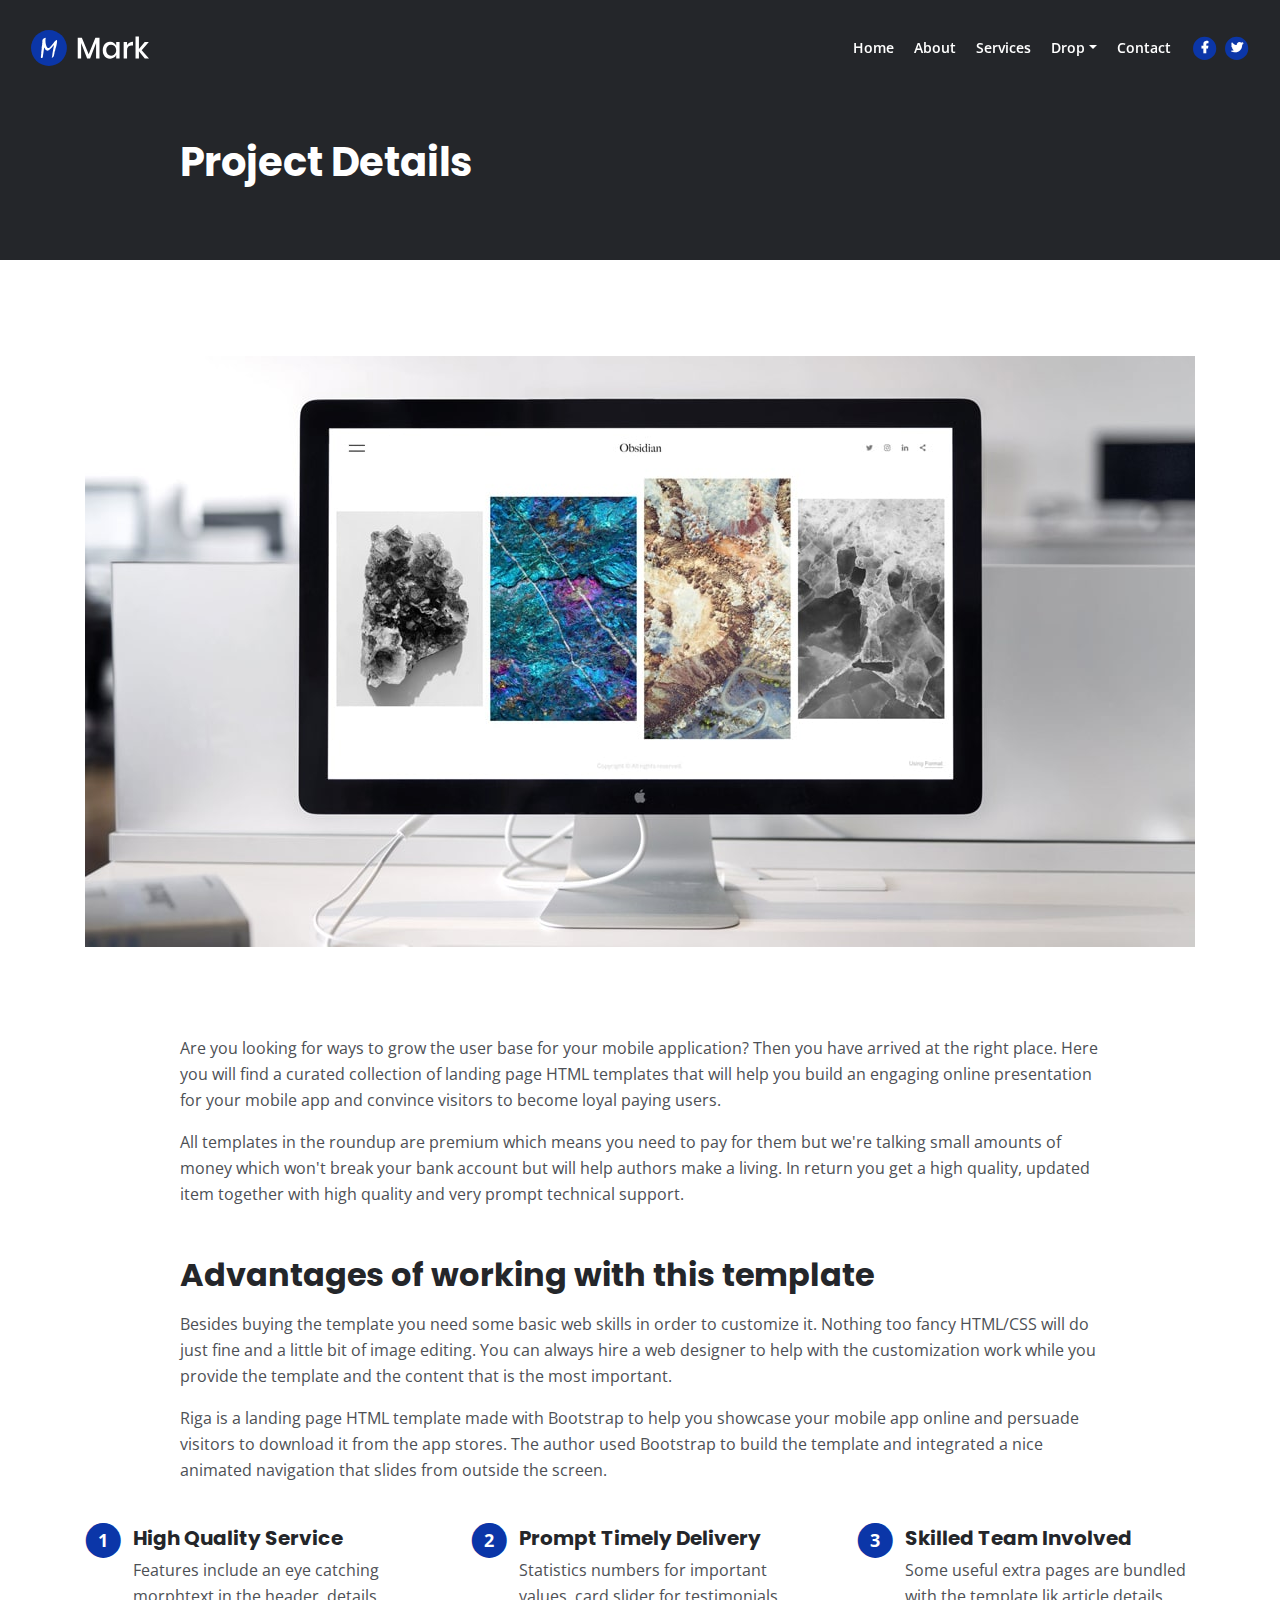
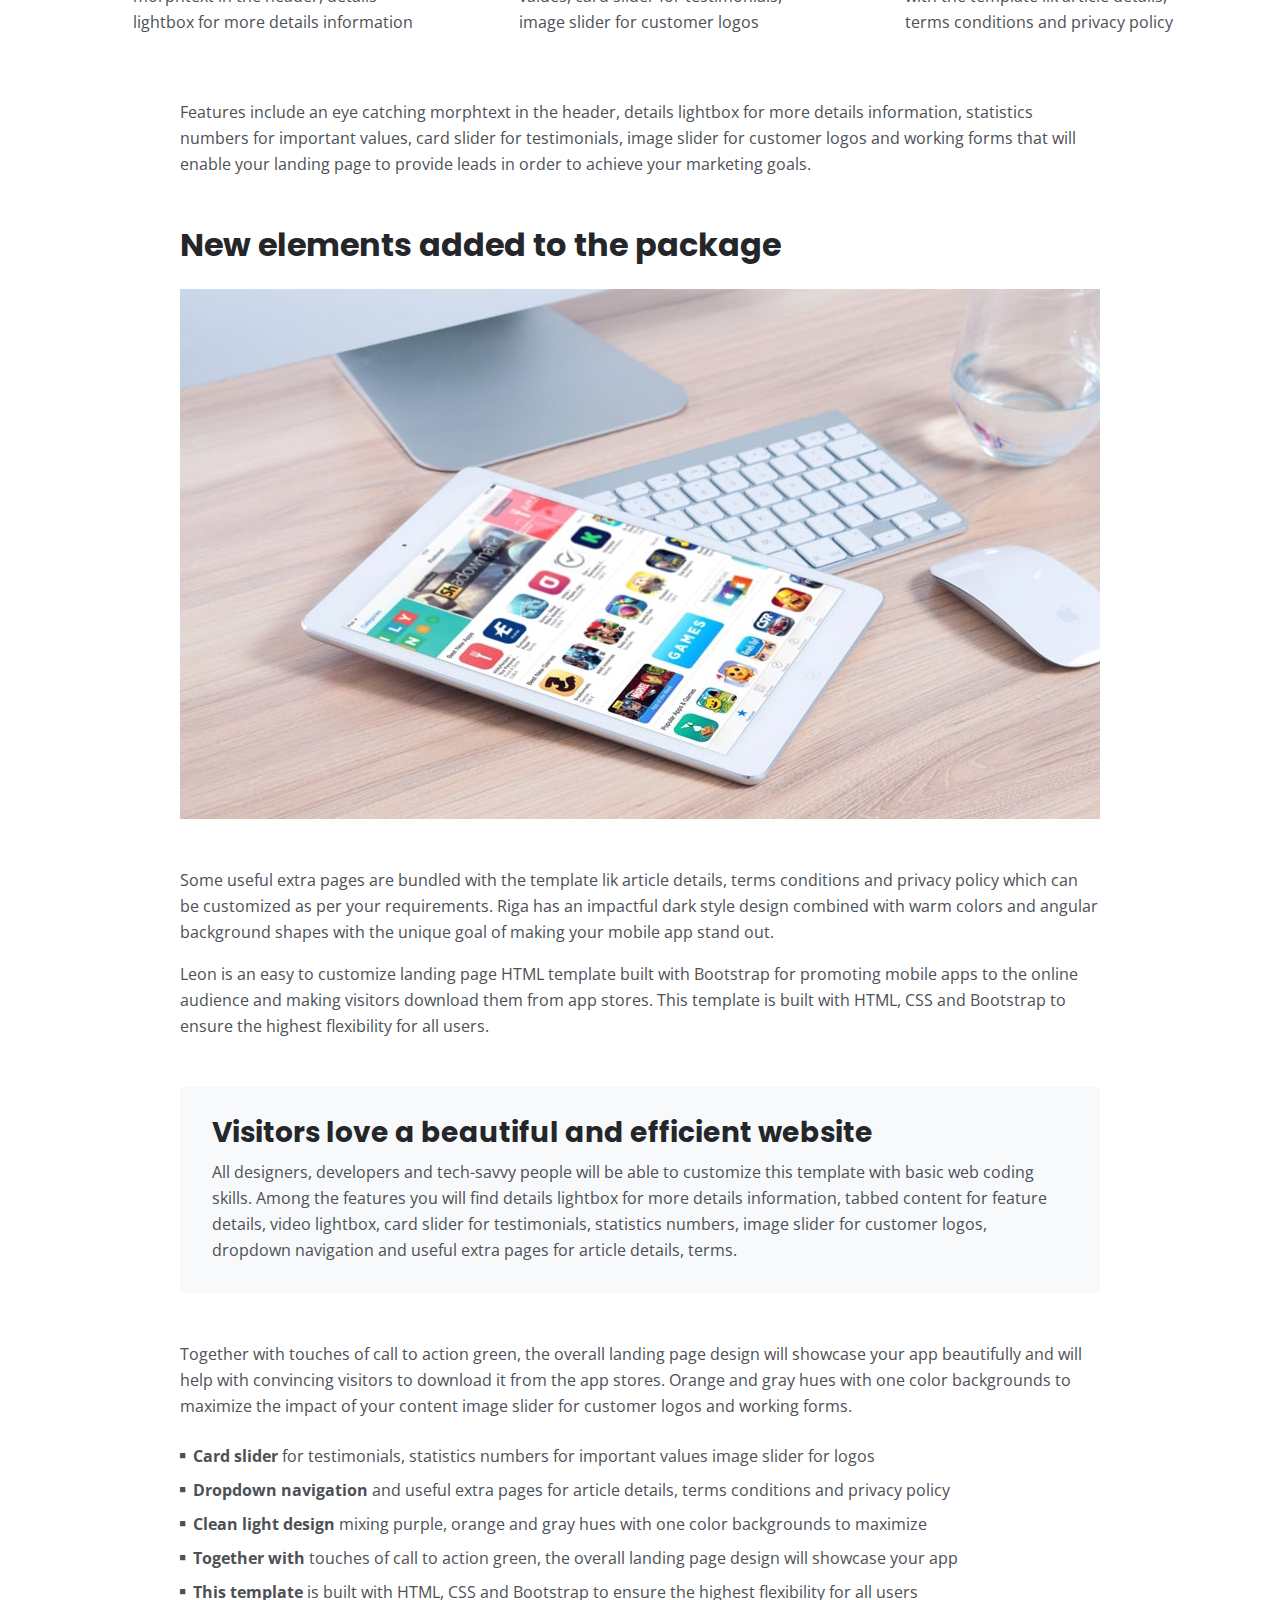
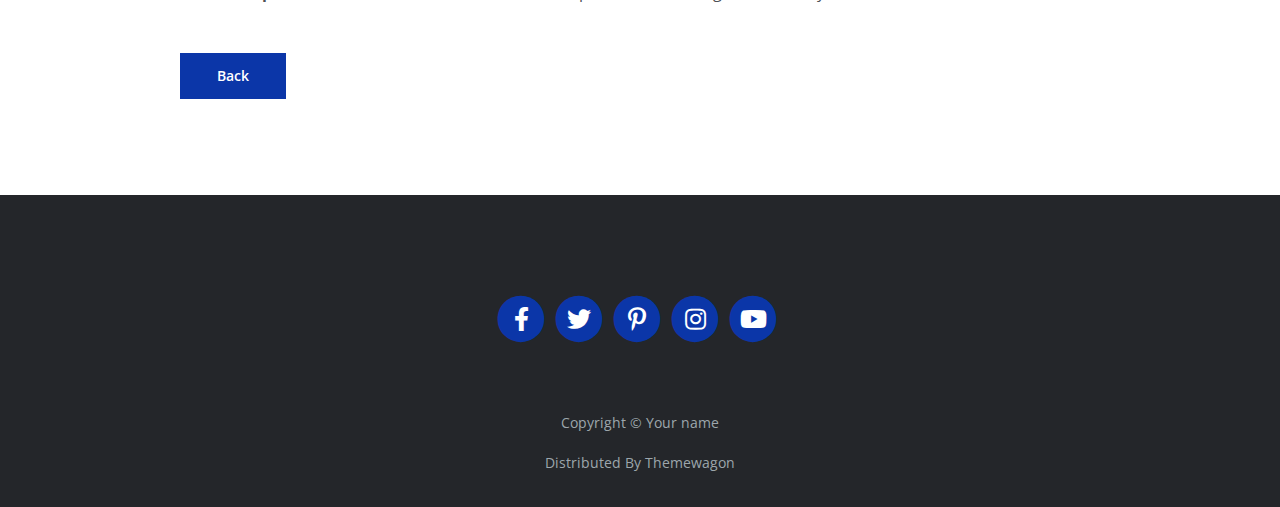
<file: project.html>
<!DOCTYPE html>
<html lang="en">
<head>
    <meta charset="utf-8">
    <meta name="viewport" content="width=device-width, initial-scale=1, shrink-to-fit=no">
    
    <!-- SEO Meta Tags -->
    <meta name="description" content="Your description">
    <meta name="author" content="Your name">

    <!-- OG Meta Tags to improve the way the post looks when you share the page on Facebook, Twitter, LinkedIn -->
	<meta property="og:site_name" content="" /> <!-- website name -->
	<meta property="og:site" content="" /> <!-- website link -->
	<meta property="og:title" content=""/> <!-- title shown in the actual shared post -->
	<meta property="og:description" content="" /> <!-- description shown in the actual shared post -->
	<meta property="og:image" content="" /> <!-- image link, make sure it's jpg -->
	<meta property="og:url" content="" /> <!-- where do you want your post to link to -->
	<meta name="twitter:card" content="summary_large_image"> <!-- to have large image post format in Twitter -->

    <!-- Webpage Title -->
    <title>Project Details - Mark</title>
    
    <!-- Styles -->
    <link rel="preconnect" href="https://fonts.gstatic.com">
    <link href="https://fonts.googleapis.com/css2?family=Open+Sans:ital,wght@0,400;0,600;0,700;1,400&family=Poppins:wght@600&display=swap" rel="stylesheet">
    <link href="css/bootstrap.css" rel="stylesheet">
    <link href="css/fontawesome-all.css" rel="stylesheet">
	<link href="css/styles.css" rel="stylesheet">
	
	<!-- Favicon  -->
    <link rel="icon" href="images/favicon.png">
</head>
<body data-spy="scroll" data-target=".fixed-top">
    
    <!-- Navigation -->
    <nav class="navbar navbar-expand-lg fixed-top navbar-dark">
        <div class="container">
            
            <!-- Image Logo -->
            <a class="navbar-brand logo-image" href="index.html"><img src="images/logo.svg" alt="alternative"></a>  

            <!-- Text Logo - Use this if you don't have a graphic logo -->
            <!-- <a class="navbar-brand logo-text page-scroll" href="index.html">Mark</a> -->

            <button class="navbar-toggler p-0 border-0" type="button" data-toggle="offcanvas">
                <span class="navbar-toggler-icon"></span>
            </button>

            <div class="navbar-collapse offcanvas-collapse" id="navbarsExampleDefault">
                <ul class="navbar-nav ml-auto">
                    <li class="nav-item">
                        <a class="nav-link page-scroll" href="index.html#header">Home <span class="sr-only">(current)</span></a>
                    </li>
                    <li class="nav-item">
                        <a class="nav-link page-scroll" href="index.html#about">About</a>
                    </li>
                    <li class="nav-item">
                        <a class="nav-link page-scroll" href="index.html#services">Services</a>
                    </li>
                    <li class="nav-item dropdown">
                        <a class="nav-link dropdown-toggle" href="#" id="dropdown01" data-toggle="dropdown" aria-haspopup="true" aria-expanded="false">Drop</a>
                        <div class="dropdown-menu" aria-labelledby="dropdown01">
                            <a class="dropdown-item page-scroll" href="project.html">Project Details</a>
                            <div class="dropdown-divider"></div>
                            <a class="dropdown-item page-scroll" href="terms.html">Terms Conditions</a>
                            <div class="dropdown-divider"></div>
                            <a class="dropdown-item page-scroll" href="privacy.html">Privacy Policy</a>
                        </div>
                    </li>
                    <li class="nav-item">
                        <a class="nav-link page-scroll" href="index.html#contact">Contact</a>
                    </li>
                </ul>
                <span class="nav-item social-icons">
                    <span class="fa-stack">
                        <a href="#your-link">
                            <i class="fas fa-circle fa-stack-2x"></i>
                            <i class="fab fa-facebook-f fa-stack-1x"></i>
                        </a>
                    </span>
                    <span class="fa-stack">
                        <a href="#your-link">
                            <i class="fas fa-circle fa-stack-2x"></i>
                            <i class="fab fa-twitter fa-stack-1x"></i>
                        </a>
                    </span>
                </span>
            </div> <!-- end of navbar-collapse -->
        </div> <!-- end of container -->
    </nav> <!-- end of navbar -->
    <!-- end of navigation -->


    <!-- Header -->
    <header class="ex-header">
        <div class="container">
            <div class="row">
                <div class="col-xl-10 offset-xl-1">
                    <h1>Project Details</h1>
                </div> <!-- end of col -->
            </div> <!-- end of row -->
        </div> <!-- end of container -->
    </header> <!-- end of ex-header -->
    <!-- end of header -->


    <!-- Basic -->
    <div class="ex-basic-1 pt-5 pb-5">
        <div class="container">
            <div class="row">
                <div class="col-lg-12">
                    <img class="img-fluid mt-5 mb-3" src="images/project-details-large.jpg" alt="alternative">
                </div> <!-- end of col -->
            </div> <!-- end of row -->
        </div> <!-- end of container -->
    </div> <!-- end of ex-basic-1 -->
    <!-- end of basic -->


    <!-- Basic -->
    <div class="ex-basic-1 pt-4">
        <div class="container">
            <div class="row">
                <div class="col-xl-10 offset-xl-1">
                    <p>Are you looking for ways to grow the user base for your mobile application? Then you have arrived at the right place. Here you will find a curated collection of landing page HTML templates that will help you build an engaging online presentation for your mobile app and convince visitors to become loyal paying users.</p>
                    <p class="mb-5">All templates in the roundup are premium which means you need to pay for them but we're talking small amounts of money which won't break your bank account but will help authors make a living. In return you get a high quality, updated item together with high quality and very prompt technical support.</p>

                    <h2 class="mb-3">Advantages of working with this template</h2>
                    <p>Besides buying the template you need some basic web skills in order to customize it. Nothing too fancy HTML/CSS will do just fine and a little bit of image editing. You can always hire a web designer to help with the customization work while you provide the template and the content that is the most important.</p>
                    <p class="mb-4">Riga is a landing page HTML template made with Bootstrap to help you showcase your mobile app online and persuade visitors to download it from the app stores. The author used Bootstrap to build the template and integrated a nice animated navigation that slides from outside the screen.</p>
                </div> <!-- end of col -->
            </div> <!-- end of row -->
        </div> <!-- end of container -->
    </div> <!-- end of ex-basic-1 -->
    <!-- end of basic -->


    <!-- Cards -->
    <div class="ex-cards-1 pt-3 pb-3">
        <div class="container">
            <div class="row">
                <div class="col-lg-12">
                    
                    <!-- Card -->
                    <div class="card">
                        <ul class="list-unstyled">
                            <li class="media">
                                <span class="fa-stack">
                                    <span class="fas fa-circle fa-stack-2x"></span>
                                    <span class="fa-stack-1x">1</span>
                                </span>
                                <div class="media-body">
                                    <h5>High Quality Service</h5>
                                    <p>Features include an eye catching morphtext in the header, details lightbox for more details information</p>
                                </div>
                            </li>
                        </ul>
                    </div> <!-- end of card -->
                    <!-- end of card -->

                    <!-- Card -->
                    <div class="card">
                        <ul class="list-unstyled">
                            <li class="media">
                                <span class="fa-stack">
                                    <span class="fas fa-circle fa-stack-2x"></span>
                                    <span class="fa-stack-1x">2</span>
                                </span>
                                <div class="media-body">
                                    <h5>Prompt Timely Delivery</h5>
                                    <p>Statistics numbers for important values, card slider for testimonials, image slider for customer logos</p>
                                </div>
                            </li>
                        </ul>
                    </div> <!-- end of card -->
                    <!-- end of card -->

                    <!-- Card -->
                    <div class="card">
                        <ul class="list-unstyled">
                            <li class="media">
                                <span class="fa-stack">
                                    <span class="fas fa-circle fa-stack-2x"></span>
                                    <span class="fa-stack-1x">3</span>
                                </span>
                                <div class="media-body">
                                    <h5>Skilled Team Involved</h5>
                                    <p>Some useful extra pages are bundled with the template lik article details, terms conditions and privacy policy</p>
                                </div>
                            </li>
                        </ul>
                    </div> <!-- end of card -->
                    <!-- end of card -->

                </div> <!-- end of col -->   
            </div> <!-- end of row -->   
        </div> <!-- end of container -->   
    </div> <!-- end of ex-cards-1 -->
    <!-- end of cards -->


    <!-- Basic -->
    <div class="ex-basic-1 pt-3 pb-5">
        <div class="container">
            <div class="row">
                <div class="col-xl-10 offset-xl-1">
                    <p class="mb-5">Features include an eye catching morphtext in the header, details lightbox for more details information, statistics numbers for important values, card slider for testimonials, image slider for customer logos and working forms that will enable your landing page to provide leads in order to achieve your marketing goals.</p>
                    
                    <h2 class="mb-4">New elements added to the package</h2>
                    <img class="img-fluid mb-5" src="images/project-details-small.jpg" alt="alternative">
                    <p>Some useful extra pages are bundled with the template lik article details, terms conditions and privacy policy which can be customized as per your requirements. Riga has an impactful dark style design combined with warm colors and angular background shapes with the unique goal of making your mobile app stand out.</p>
                    <p class="mb-5">Leon is an easy to customize landing page HTML template built with Bootstrap for promoting mobile apps to the online audience and making visitors download them from app stores. This template is built with HTML, CSS and Bootstrap to ensure the highest flexibility for all users.</p>
                    <div class="text-box mb-5">
                        <h3>Visitors love a beautiful and efficient website</h3>
                        <p>All designers, developers and tech-savvy people will be able to customize this template with basic web coding skills. Among the features you will find details lightbox for more details information, tabbed content for feature details, video lightbox, card slider for testimonials, statistics numbers, image slider for customer logos, dropdown navigation and useful extra pages for article details, terms.</p>
                    </div> <!-- end of text-box -->
                    <p class="mb-4">Together with touches of call to action green, the overall landing page design will showcase your app beautifully and will help with convincing visitors to download it from the app stores. Orange and gray hues with one color backgrounds to maximize the impact of your content image slider for customer logos and working forms.</p>
                    <ul class="list-unstyled li-space-lg mb-5">
                        <li class="media">
                            <i class="fas fa-square"></i>
                            <div class="media-body"><strong>Card slider</strong> for testimonials, statistics numbers for important values image slider for logos</div>
                        </li>
                        <li class="media">
                            <i class="fas fa-square"></i>
                            <div class="media-body"><strong>Dropdown navigation</strong> and useful extra pages for article details, terms conditions and privacy policy</div>
                        </li>
                        <li class="media">
                            <i class="fas fa-square"></i>
                            <div class="media-body"><strong>Clean light design</strong> mixing purple, orange and gray hues with one color backgrounds to maximize</div>
                        </li>
                        <li class="media">
                            <i class="fas fa-square"></i>
                            <div class="media-body"><strong>Together with</strong> touches of call to action green, the overall landing page design will showcase your app</div>
                        </li>
                        <li class="media">
                            <i class="fas fa-square"></i>
                            <div class="media-body"><strong>This template</strong> is built with HTML, CSS and Bootstrap to ensure the highest flexibility for all users</div>
                        </li>
                    </ul>

                    <a class="btn-solid-reg mb-5" href="index.html">Back</a>
                </div> <!-- end of col -->
            </div> <!-- end of row -->
        </div> <!-- end of container -->
    </div> <!-- end of ex-basic-1 -->
    <!-- end of basic -->


    <!-- Footer -->
    <div class="footer bg-gray">
        <div class="container">
            <div class="row">
                <div class="col-lg-12">
                    <div class="social-container">
                        <span class="fa-stack">
                            <a href="#your-link">
                                <i class="fas fa-circle fa-stack-2x"></i>
                                <i class="fab fa-facebook-f fa-stack-1x"></i>
                            </a>
                        </span>
                        <span class="fa-stack">
                            <a href="#your-link">
                                <i class="fas fa-circle fa-stack-2x"></i>
                                <i class="fab fa-twitter fa-stack-1x"></i>
                            </a>
                        </span>
                        <span class="fa-stack">
                            <a href="#your-link">
                                <i class="fas fa-circle fa-stack-2x"></i>
                                <i class="fab fa-pinterest-p fa-stack-1x"></i>
                            </a>
                        </span>
                        <span class="fa-stack">
                            <a href="#your-link">
                                <i class="fas fa-circle fa-stack-2x"></i>
                                <i class="fab fa-instagram fa-stack-1x"></i>
                            </a>
                        </span>
                        <span class="fa-stack">
                            <a href="#your-link">
                                <i class="fas fa-circle fa-stack-2x"></i>
                                <i class="fab fa-youtube fa-stack-1x"></i>
                            </a>
                        </span>
                    </div> <!-- end of social-container -->
                </div> <!-- end of col -->
            </div> <!-- end of row -->
        </div> <!-- end of container -->
    </div> <!-- end of footer -->  
    <!-- end of footer -->


    <!-- Copyright -->
    <div class="copyright bg-gray">
        <div class="container">
            <div class="row">
                <div class="col-lg-12">
                    <p class="p-small">Copyright © <a class="no-line" href="#your-link">Your name</a></p>
                </div> <!-- end of col -->
            </div> <!-- enf of row -->
        </div> <!-- end of container -->


        <div class="container">
            <div class="row">
                <div class="col-lg-12">
                    <p class="p-small">Distributed By <a class="no-line" href="https://themewagon.com/">Themewagon</a></p>
                </div> <!-- end of col -->
            </div> <!-- enf of row -->
        </div> <!-- end of container -->
    </div> <!-- end of copyright --> 
    <!-- end of copyright -->
    
    	
    <!-- Scripts -->
    <script src="js/jquery.min.js"></script> <!-- jQuery for Bootstrap's JavaScript plugins -->
    <script src="js/bootstrap.min.js"></script> <!-- Bootstrap framework -->
    <script src="js/jquery.easing.min.js"></script> <!-- jQuery Easing for smooth scrolling between anchors -->
    <script src="js/scripts.js"></script> <!-- Custom scripts -->
</body>
</html>
</file>
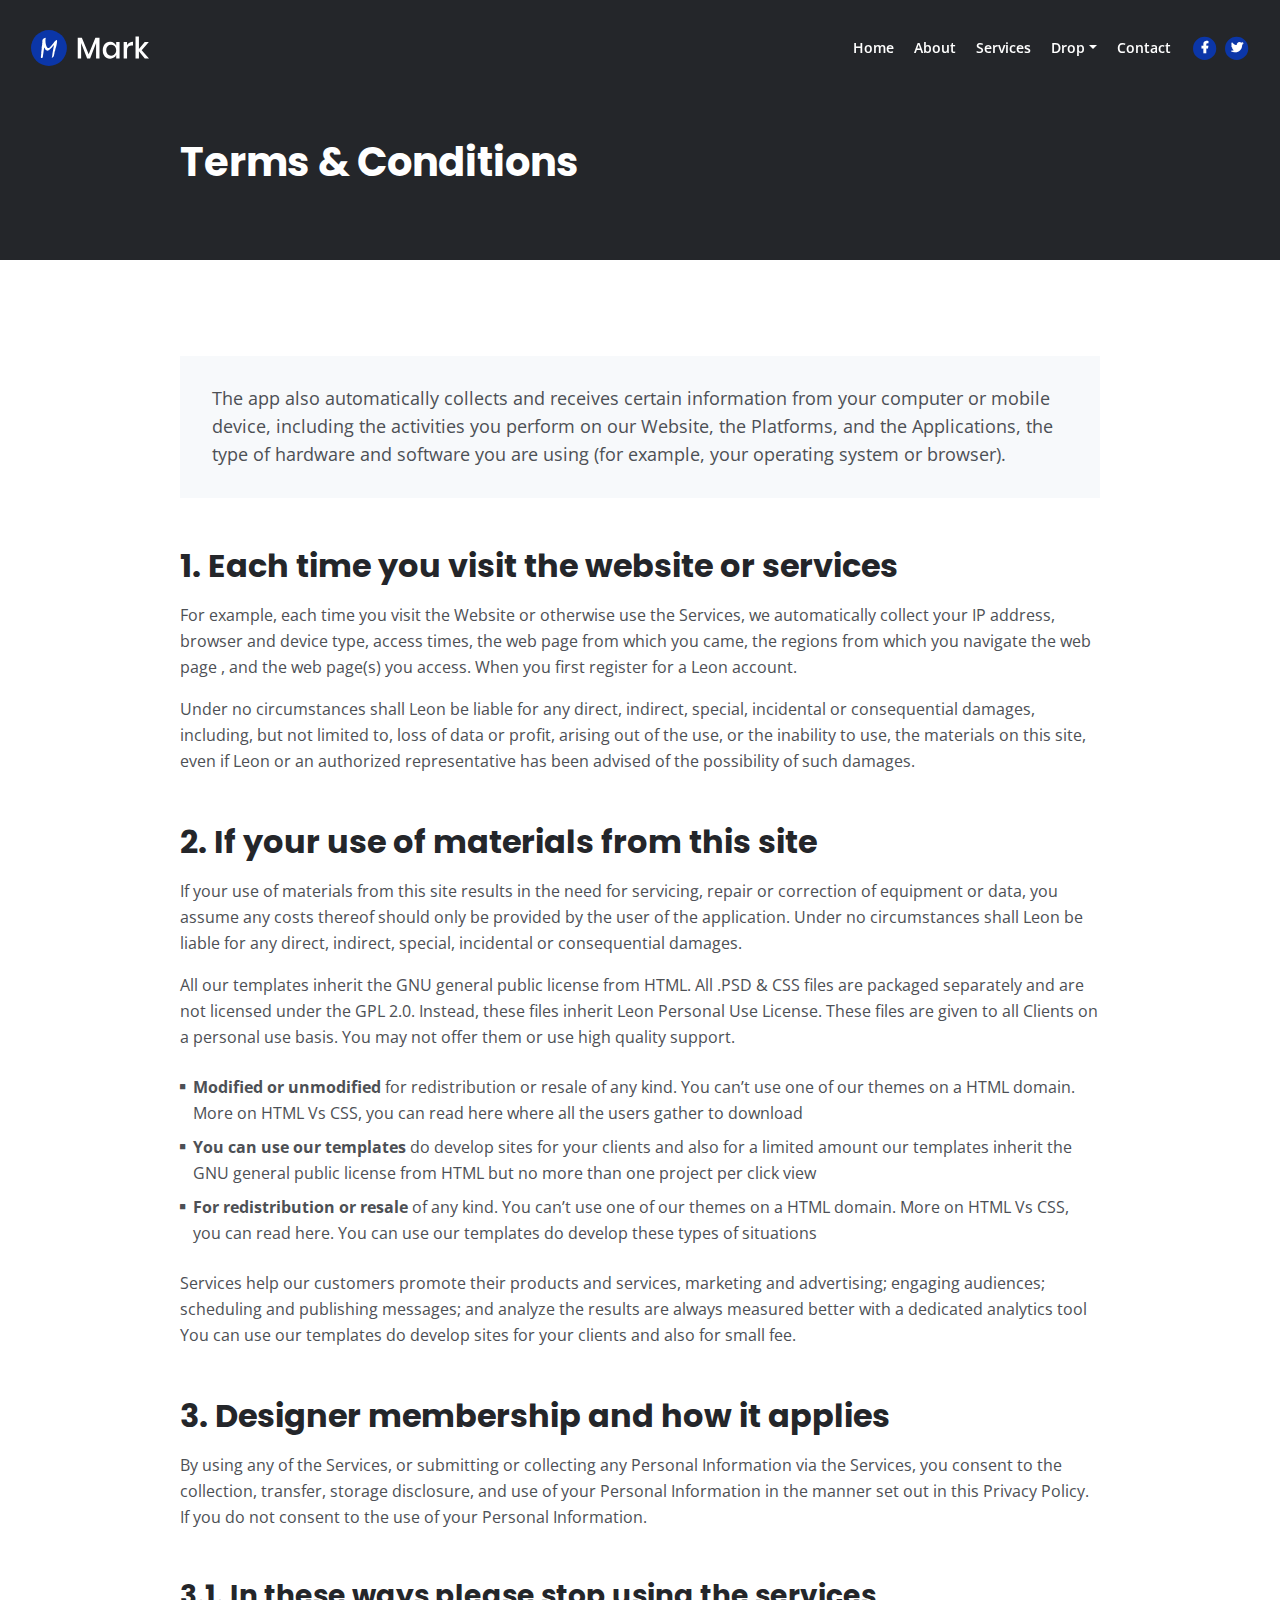
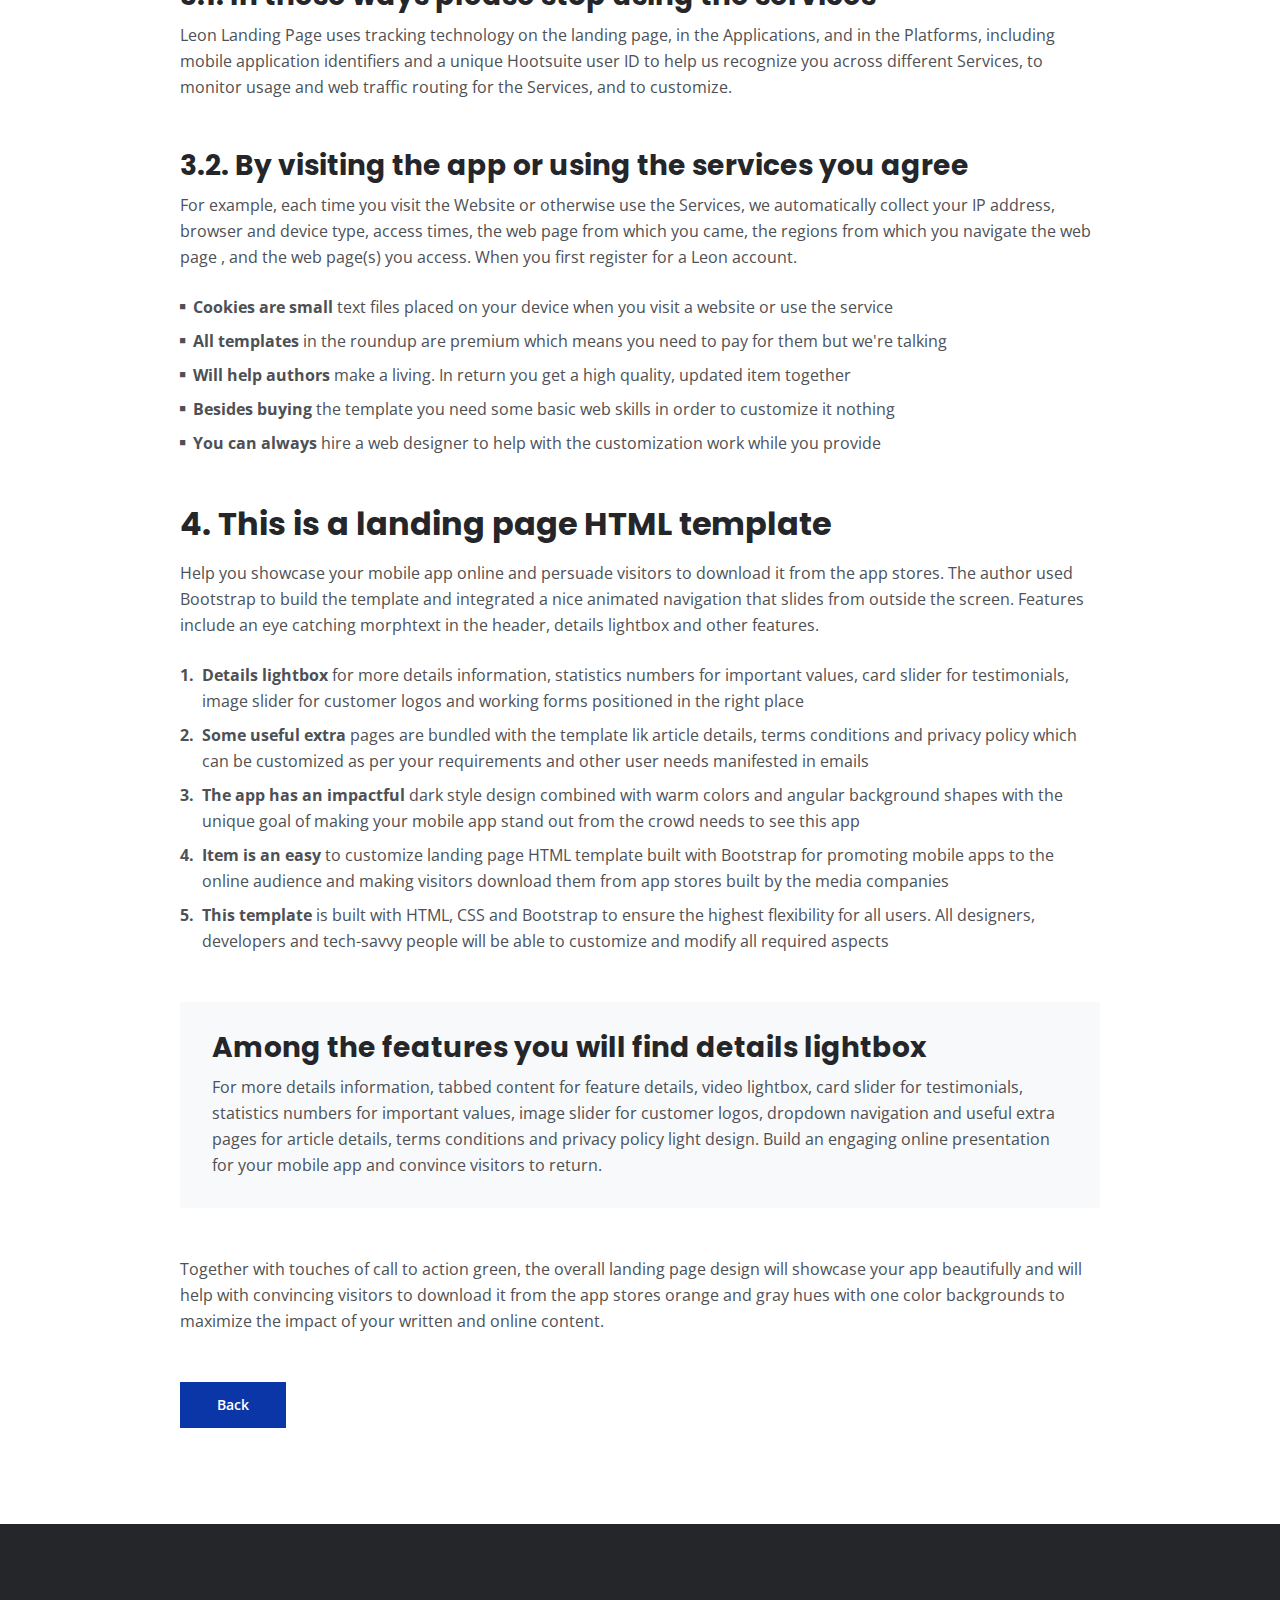
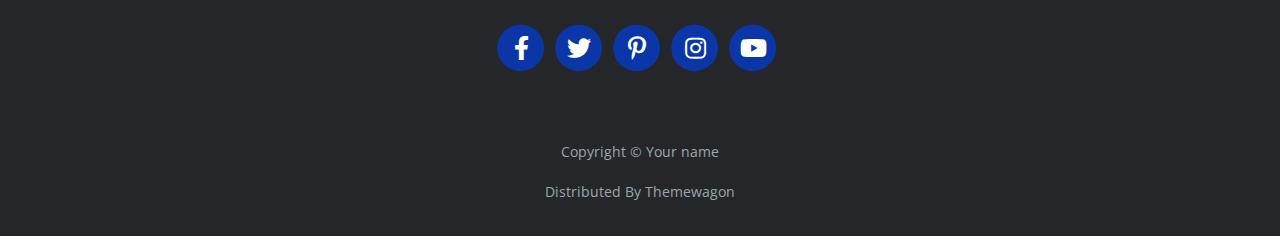
<file: terms.html>
<!DOCTYPE html>
<html lang="en">
<head>
    <meta charset="utf-8">
    <meta name="viewport" content="width=device-width, initial-scale=1, shrink-to-fit=no">
    
    <!-- SEO Meta Tags -->
    <meta name="description" content="Your description">
    <meta name="author" content="Your name">

    <!-- OG Meta Tags to improve the way the post looks when you share the page on Facebook, Twitter, LinkedIn -->
	<meta property="og:site_name" content="" /> <!-- website name -->
	<meta property="og:site" content="" /> <!-- website link -->
	<meta property="og:title" content=""/> <!-- title shown in the actual shared post -->
	<meta property="og:description" content="" /> <!-- description shown in the actual shared post -->
	<meta property="og:image" content="" /> <!-- image link, make sure it's jpg -->
	<meta property="og:url" content="" /> <!-- where do you want your post to link to -->
	<meta name="twitter:card" content="summary_large_image"> <!-- to have large image post format in Twitter -->

    <!-- Webpage Title -->
    <title>Terms & Conditions - Mark</title>
    
    <!-- Styles -->
    <link rel="preconnect" href="https://fonts.gstatic.com">
    <link href="https://fonts.googleapis.com/css2?family=Open+Sans:ital,wght@0,400;0,600;0,700;1,400&family=Poppins:wght@600&display=swap" rel="stylesheet">
    <link href="css/bootstrap.css" rel="stylesheet">
    <link href="css/fontawesome-all.css" rel="stylesheet">
	<link href="css/styles.css" rel="stylesheet">
	
	<!-- Favicon  -->
    <link rel="icon" href="images/favicon.png">
</head>
<body data-spy="scroll" data-target=".fixed-top">
    
    <!-- Navigation -->
    <nav class="navbar navbar-expand-lg fixed-top navbar-dark">
        <div class="container">
            
            <!-- Image Logo -->
            <a class="navbar-brand logo-image" href="index.html"><img src="images/logo.svg" alt="alternative"></a>  

            <!-- Text Logo - Use this if you don't have a graphic logo -->
            <!-- <a class="navbar-brand logo-text page-scroll" href="index.html">Mark</a> -->

            <button class="navbar-toggler p-0 border-0" type="button" data-toggle="offcanvas">
                <span class="navbar-toggler-icon"></span>
            </button>

            <div class="navbar-collapse offcanvas-collapse" id="navbarsExampleDefault">
                <ul class="navbar-nav ml-auto">
                    <li class="nav-item">
                        <a class="nav-link page-scroll" href="index.html#header">Home <span class="sr-only">(current)</span></a>
                    </li>
                    <li class="nav-item">
                        <a class="nav-link page-scroll" href="index.html#about">About</a>
                    </li>
                    <li class="nav-item">
                        <a class="nav-link page-scroll" href="index.html#services">Services</a>
                    </li>
                    <li class="nav-item dropdown">
                        <a class="nav-link dropdown-toggle" href="#" id="dropdown01" data-toggle="dropdown" aria-haspopup="true" aria-expanded="false">Drop</a>
                        <div class="dropdown-menu" aria-labelledby="dropdown01">
                            <a class="dropdown-item page-scroll" href="project.html">Project Details</a>
                            <div class="dropdown-divider"></div>
                            <a class="dropdown-item page-scroll" href="terms.html">Terms Conditions</a>
                            <div class="dropdown-divider"></div>
                            <a class="dropdown-item page-scroll" href="privacy.html">Privacy Policy</a>
                        </div>
                    </li>
                    <li class="nav-item">
                        <a class="nav-link page-scroll" href="index.html#contact">Contact</a>
                    </li>
                </ul>
                <span class="nav-item social-icons">
                    <span class="fa-stack">
                        <a href="https://m.facebook.com/godo.gaming.754/">
                            <i class="fas fa-circle fa-stack-2x"></i>
                            <i class="fab fa-facebook-f fa-stack-1x"></i>
                        </a>
                    </span>
                    <span class="fa-stack">
                        <a href="https://x.com/nijaswilson">
                            <i class="fas fa-circle fa-stack-2x"></i>
                            <i class="fab fa-twitter fa-stack-1x"></i>
                        </a>
                    </span>
                </span>
            </div> <!-- end of navbar-collapse -->
        </div> <!-- end of container -->
    </nav> <!-- end of navbar -->
    <!-- end of navigation -->


    <!-- Header -->
    <header class="ex-header">
        <div class="container">
            <div class="row">
                <div class="col-xl-10 offset-xl-1">
                    <h1>Terms & Conditions</h1>
                </div> <!-- end of col -->
            </div> <!-- end of row -->
        </div> <!-- end of container -->
    </header> <!-- end of ex-header -->
    <!-- end of header -->


    <!-- Basic -->
    <div class="ex-basic-1 pt-5 pb-5">
        <div class="container">
            <div class="row">
                <div class="col-xl-10 offset-xl-1">
                    <div class="text-box mt-5 mb-5">
                        <p class="p-large">The app also automatically collects and receives certain information from your computer or mobile device, including the activities you perform on our Website, the Platforms, and the Applications, the type of hardware and software you are using (for example, your operating system or browser).</p>
                    </div> <!-- end of text-box -->

                    <h2 class="mb-3">1. Each time you visit the website or services</h2>
                    <p>For example, each time you visit the Website or otherwise use the Services, we automatically collect your IP address, browser and device type, access times, the web page from which you came, the regions from which you navigate the web page , and the web page(s) you access. When you first register for a Leon account.</p>
                    <p class="mb-5">Under no circumstances shall Leon be liable for any direct, indirect, special, incidental or consequential damages, including, but not limited to, loss of data or profit, arising out of the use, or the inability to use, the materials on this site, even if Leon or an authorized representative has been advised of the possibility of such damages.</p>

                    <h2 class="mb-3">2. If your use of materials from this site</h2>
                    <p>If your use of materials from this site results in the need for servicing, repair or correction of equipment or data, you assume any costs thereof should only be provided by the user of the application. Under no circumstances shall Leon be liable for any direct, indirect, special, incidental or consequential damages.</p>
                    <p class="mb-4">All our templates inherit the GNU general public license from HTML. All .PSD & CSS files are packaged separately and are not licensed under the GPL 2.0. Instead, these files inherit Leon Personal Use License. These files are given to all Clients on a personal use basis. You may not offer them or use high quality support.</p>
                    <ul class="list-unstyled li-space-lg mb-4">
                        <li class="media">
                            <i class="fas fa-square"></i>
                            <div class="media-body"><strong>Modified or unmodified</strong> for redistribution or resale of any kind. You can’t use one of our themes on a HTML domain. More on HTML Vs CSS, you can read here where all the users gather to download</div>
                        </li>
                        <li class="media">
                            <i class="fas fa-square"></i>
                            <div class="media-body"><strong>You can use our templates</strong>  do develop sites for your clients and also for a limited amount our templates inherit the GNU general public license from HTML but no more than one project per click view</div>
                        </li>
                        <li class="media">
                            <i class="fas fa-square"></i>
                            <div class="media-body"><strong>For redistribution or resale</strong> of any kind. You can’t use one of our themes on a HTML domain. More on HTML Vs CSS, you can read here. You can use our templates do develop these types of situations</div>
                        </li>
                    </ul>
                    <p class="mb-5">Services help our customers promote their products and services, marketing and advertising; engaging audiences; scheduling and publishing messages; and analyze the results are always measured better with a dedicated analytics tool You can use our templates do develop sites for your clients and also for small fee.</p>

                    <h2 class="mb-3">3. Designer membership and how it applies</h2>
                    <p class="mb-5">By using any of the Services, or submitting or collecting any Personal Information via the Services, you consent to the collection, transfer, storage disclosure, and use of your Personal Information in the manner set out in this Privacy Policy. If you do not consent to the use of your Personal Information.</p>
                    <h3>3.1. In these ways please stop using the services</h3>
                    <p class="mb-5">Leon Landing Page uses tracking technology on the landing page, in the Applications, and in the Platforms, including mobile application identifiers and a unique Hootsuite user ID to help us recognize you across different Services, to monitor usage and web traffic routing for the Services, and to customize.</p>
                    <h3>3.2. By visiting the app or using the services you agree</h3>
                    <p class="mb-4">For example, each time you visit the Website or otherwise use the Services, we automatically collect your IP address, browser and device type, access times, the web page from which you came, the regions from which you navigate the web page , and the web page(s) you access. When you first register for a Leon account.</p>
                    <ul class="list-unstyled li-space-lg mb-5">
                        <li class="media">
                            <i class="fas fa-square"></i>
                            <div class="media-body"><strong>Cookies are small</strong> text files placed on your device when you visit a website or use the service</div>
                        </li>
                        <li class="media">
                            <i class="fas fa-square"></i>
                            <div class="media-body"><strong>All templates</strong> in the roundup are premium which means you need to pay for them but we're talking</div>
                        </li>
                        <li class="media">
                            <i class="fas fa-square"></i>
                            <div class="media-body"><strong>Will help authors </strong> make a living. In return you get a high quality, updated item together</div>
                        </li>
                        <li class="media">
                            <i class="fas fa-square"></i>
                            <div class="media-body"><strong>Besides buying</strong> the template you need some basic web skills in order to customize it nothing</div>
                        </li>
                        <li class="media">
                            <i class="fas fa-square"></i>
                            <div class="media-body"><strong>You can always</strong> hire a web designer to help with the customization work while you provide</div>
                        </li>
                    </ul>
                    
                    <h2 class="mb-3">4. This is a landing page HTML template</h2>
                    <p class="mb-4">Help you showcase your mobile app online and persuade visitors to download it from the app stores. The author used Bootstrap to build the template and integrated a nice animated navigation that slides from outside the screen. Features include an eye catching morphtext in the header, details lightbox and other features.</p>
                    <ul class="list-unstyled li-space-lg mb-5">
                        <li class="media">
                            <strong>1.</strong>
                            <div class="media-body"><strong>Details lightbox</strong> for more details information, statistics numbers for important values, card slider for testimonials, image slider for customer logos and working forms positioned in the right place</div>
                        </li>
                        <li class="media">
                            <strong>2.</strong>
                            <div class="media-body"><strong>Some useful extra</strong> pages are bundled with the template lik article details, terms conditions and privacy policy which can be customized as per your requirements and other user needs manifested in emails</div>
                        </li>
                        <li class="media">
                            <strong>3.</strong>
                            <div class="media-body"><strong>The app has an impactful</strong> dark style design combined with warm colors and angular background shapes with the unique goal of making your mobile app stand out from the crowd needs to see this app</div>
                        </li>
                        <li class="media">
                            <strong>4.</strong>
                            <div class="media-body"><strong>Item is an easy</strong> to customize landing page HTML template built with Bootstrap for promoting mobile apps to the online audience and making visitors download them from app stores built by the media companies</div>
                        </li>
                        <li class="media">
                            <strong>5.</strong>
                            <div class="media-body"><strong>This template</strong> is built with HTML, CSS and Bootstrap to ensure the highest flexibility for all users. All designers, developers and tech-savvy people will be able to customize and modify all required aspects</div>
                        </li>
                    </ul>
                    
                    <div class="text-box mb-5">
                        <h3>Among the features you will find details lightbox</h3>
                        <p>For more details information, tabbed content for feature details, video lightbox, card slider for testimonials, statistics numbers for important values, image slider for customer logos, dropdown navigation and useful extra pages for article details, terms conditions and privacy policy light design. Build an engaging online presentation for your mobile app and convince visitors to return.</p>
                    </div> <!-- end of text-box -->
                    <p class="mb-5">Together with touches of call to action green, the overall landing page design will showcase your app beautifully and will help with convincing visitors to download it from the app stores orange and gray hues with one color backgrounds to maximize the impact of your written and online content.</p>
                    
                    <a class="btn-solid-reg mb-5" href="index.html">Back</a>
                </div> <!-- end of col -->
            </div> <!-- end of row -->
        </div> <!-- end of container -->
    </div> <!-- end of ex-basic-1 -->
    <!-- end of basic -->


    <!-- Footer -->
    <div class="footer bg-gray">
        <div class="container">
            <div class="row">
                <div class="col-lg-12">
                    <div class="social-container">
                        <span class="fa-stack">
                            <a href="https://m.facebook.com/godo.gaming.754/">
                                <i class="fas fa-circle fa-stack-2x"></i>
                                <i class="fab fa-facebook-f fa-stack-1x"></i>
                            </a>
                        </span>
                        <span class="fa-stack">
                            <a href="https://x.com/nijaswilson">
                                <i class="fas fa-circle fa-stack-2x"></i>
                                <i class="fab fa-twitter fa-stack-1x"></i>
                            </a>
                        </span>
                        <span class="fa-stack">
                            <a href="https://pin.it/2elJkX9C3">
                                <i class="fas fa-circle fa-stack-2x"></i>
                                <i class="fab fa-pinterest-p fa-stack-1x"></i>
                            </a>
                        </span>
                        <span class="fa-stack">
                            <a href="https://www.instagram.com/nijasnation?igsh=amJnc2t1NTNkdm5j">
                                <i class="fas fa-circle fa-stack-2x"></i>
                                <i class="fab fa-instagram fa-stack-1x"></i>
                            </a>
                        </span>
                        <span class="fa-stack">
                            <a href="https://youtube.com/@nijaswilson?si=nM54qzGgemLaLMEF">
                                <i class="fas fa-circle fa-stack-2x"></i>
                                <i class="fab fa-youtube fa-stack-1x"></i>
                            </a>
                        </span>
                    </div> <!-- end of social-container -->
                </div> <!-- end of col -->
            </div> <!-- end of row -->
        </div> <!-- end of container -->
    </div> <!-- end of footer -->  
    <!-- end of footer -->


    <!-- Copyright -->
    <div class="copyright bg-gray">
        <div class="container">
            <div class="row">
                <div class="col-lg-12">
                    <p class="p-small">Copyright © <a class="no-line" href="#your-link">Your name</a></p>
                </div> <!-- end of col -->
            </div> <!-- enf of row -->
        </div> <!-- end of container -->

        <div class="container">
            <div class="row">
                <div class="col-lg-12">
                    <p class="p-small">Distributed By <a class="no-line" href="https://themewagon.com/">Themewagon</a></p>
                </div> <!-- end of col -->
            </div> <!-- enf of row -->
        </div> <!-- end of container -->
    </div> <!-- end of copyright --> 
    <!-- end of copyright -->
    
    	
    <!-- Scripts -->
    <script src="js/jquery.min.js"></script> <!-- jQuery for Bootstrap's JavaScript plugins -->
    <script src="js/bootstrap.min.js"></script> <!-- Bootstrap framework -->
    <script src="js/jquery.easing.min.js"></script> <!-- jQuery Easing for smooth scrolling between anchors -->
    <script src="js/scripts.js"></script> <!-- Custom scripts -->
</body>
</html>
</file>
<file: css/styles.css>
/* Description: Master CSS file */

/*****************************************
Table Of Contents:
- General Styles
- Navigation
- Header
- About
- Services
- Details
- Projects
- Works
- Testimonials
- Questions
- Contact
- Footer 
- Copyright
- Back To Top Button
- Extra Pages
- Media Queries
******************************************/

/*****************************************
Colors:
- Backgrounds, navbar - black #24262a
- Backgrounds - light gray #f7f9fb
- Buttons, icons - blue #0b36a8
- Headings text - black #24262a
- Body text - dark gray #4d5055
******************************************/


/**************************/
/*     General Styles     */
/**************************/
body,
html {
    width: 100%;
	height: 100%;
}

body, p {
	color: #4d5055; 
	font: 400 1rem/1.625rem "Open Sans", sans-serif;
}

h1 {
	color: #24262a;
	font-weight: 700;
	font-size: 2.5rem;
	line-height: 3.25rem;
	font-family: "Poppins"
}

h2 {
	color: #24262a;
	font-weight: 700;
	font-size: 2rem;
	line-height: 2.5rem;
	font-family: "Poppins"
}

h3 {
	color: #24262a;
	font-weight: 700;
	font-size: 1.75rem;
	line-height: 2.25rem;
	font-family: "Poppins"
}

h4 {
	color: #24262a;
	font-weight: 700;
	font-size: 1.5rem;
	line-height: 2rem;
	font-family: "Poppins"
}

h5 {
	color: #24262a;
	font-weight: 700;
	font-size: 1.25rem;
	line-height: 1.625rem;
	font-family: "Poppins"
}

h6 {
	color: #24262a;
	font-weight: 700;
	font-size: 1rem;
	line-height: 1.375rem;
	font-family: "Poppins"
}

.p-large {
	font-size: 1.125rem;
	line-height: 1.75rem;
}

.p-small {
	font-size: 0.875rem;
	line-height: 1.5rem;
}

.testimonial-text {
	font-style: italic;
}

.testimonial-author {
	font-weight: 700;
	font-size: 1rem;
	line-height: 1.5rem;
}

.li-space-lg li {
	margin-bottom: 0.5rem;
}

a {
	color: #4d5055;
	text-decoration: underline;
}

a:hover {
	color: #4d5055;
	text-decoration: underline;
}

.no-line {
	text-decoration: none;
}

.no-line:hover {
	text-decoration: none;
}

.blue {
	color: #2259ec;
}

.bg-gray {
	background-color: #f7f9fb;
}

.section-divider {
	display: block;
	height: 1px;
	margin: 0;
	border: none;
	background-color: #d3dae2;
}

.btn-solid-reg {
	display: inline-block;
	padding: 1.375rem 2.25rem 1.375rem 2.25rem;
	border: 1px solid #0b36a8;
	background-color: #0b36a8;
	color: #ffffff;
	font-weight: 600;
	font-size: 0.875rem;
	line-height: 0;
	text-decoration: none;
	transition: all 0.2s;
}

.btn-solid-reg:hover {
	background-color: transparent;
	color: #0b36a8; /* needs to stay here because of the color property of a tag */
	text-decoration: none;
}

.btn-solid-lg {
	display: inline-block;
	padding: 1.625rem 2.625rem 1.625rem 2.625rem;
	border: 1px solid #0b36a8;
	background-color: #0b36a8;
	color: #ffffff;
	font-weight: 600;
	font-size: 0.875rem;
	line-height: 0;
	text-decoration: none;
	transition: all 0.2s;
}

.btn-solid-lg:hover {
	background-color: transparent;
	color: #0b36a8; /* needs to stay here because of the color property of a tag */
	text-decoration: none;
}

.btn-outline-reg {
	display: inline-block;
	padding: 1.375rem 2.25rem 1.375rem 2.25rem;
	border: 1px solid #24262a;
	background-color: transparent;
	color: #24262a;
	font-weight: 600;
	font-size: 0.875rem;
	line-height: 0;
	text-decoration: none;
	transition: all 0.2s;
}

.btn-outline-reg:hover {
	background-color: #24262a;
	color: #ffffff;
	text-decoration: none;
}

.btn-outline-lg {
	display: inline-block;
	padding: 1.625rem 2.625rem 1.625rem 2.625rem;
	border: 1px solid #24262a;
	background-color: transparent;
	color: #24262a;
	font-weight: 600;
	font-size: 0.875rem;
	line-height: 0;
	text-decoration: none;
	transition: all 0.2s;
}

.btn-outline-lg:hover {
	background-color: #24262a;
	color: #ffffff;
	text-decoration: none;
}

.btn-outline-sm {
	display: inline-block;
	padding: 1rem 1.5rem 1rem 1.5rem;
	border: 1px solid #24262a;
	background-color: transparent;
	color: #24262a;
	font-weight: 600;
	font-size: 0.875rem;
	line-height: 0;
	text-decoration: none;
	transition: all 0.2s;
}

.btn-outline-sm:hover {
	background-color: #24262a;
	color: #ffffff;
	text-decoration: none;
}

.form-group {
	position: relative;
	margin-bottom: 1.25rem;
}

.label-control {
	position: absolute;
	top: 0.875rem;
	left: 1.5rem;
	color: #7d838a;
	opacity: 1;
	font-size: 0.875rem;
	line-height: 1.375rem;
	cursor: text;
	transition: all 0.2s ease;
}

.form-control-input:focus + .label-control,
.form-control-input.notEmpty + .label-control,
.form-control-textarea:focus + .label-control,
.form-control-textarea.notEmpty + .label-control {
	top: 0.125rem;
	color: #4d5055;
	opacity: 1;
	font-size: 0.75rem;
	font-weight: 700;
}

.form-control-input,
.form-control-select {
	display: block; /* needed for proper display of the label in Firefox, IE, Edge */
	width: 100%;
	padding-top: 1.125rem;
	padding-bottom: 0.125rem;
	padding-left: 1.5rem;
	border: 1px solid #cbcbd1;
	background-color: #ffffff;
	color: #4d5055;
	font-size: 0.875rem;
	line-height: 1.875rem;
	transition: all 0.2s;
	-webkit-appearance: none; /* removes inner shadow on form inputs on ios safari */
}

.form-control-select {
	padding-top: 0.5rem;
	padding-bottom: 0.5rem;
	height: 3.25rem;
	color: #7d838a;
}

select {
    /* you should keep these first rules in place to maintain cross-browser behavior */
    -webkit-appearance: none;
	-moz-appearance: none;
	-ms-appearance: none;
    -o-appearance: none;
    appearance: none;
    background-image: url('../images/down-arrow.png');
    background-position: 96% 50%;
    background-repeat: no-repeat;
    outline: none;
}

.form-control-textarea {
	display: block; /* used to eliminate a bottom gap difference between Chrome and IE/FF */
	width: 100%;
	height: 14rem; /* used instead of html rows to normalize height between Chrome and IE/FF */
	padding-top: 1.5rem;
	padding-left: 1.3125rem;
	border: 1px solid #cbcbd1;
	background-color: #ffffff;
	color: #4d5055;
	font-size: 0.875rem;
	line-height: 1.5rem;
	transition: all 0.2s;
}

.form-control-input:focus,
.form-control-select:focus,
.form-control-textarea:focus {
	border: 1px solid #a1a1a1;
	outline: none; /* Removes blue border on focus */
}

.form-control-input:hover,
.form-control-select:hover,
.form-control-textarea:hover {
	border: 1px solid #a1a1a1;
}

.checkbox {
	font-size: 0.75rem;
	line-height: 1.25rem;
}

input[type='checkbox'] {
	vertical-align: -10%;
	margin-right: 0.5rem;
}

.form-control-submit-button {
	display: inline-block;
	width: 100%;
	height: 3.25rem;
	border: 1px solid #0b36a8;
	border-radius: 32px;
	background-color: #0b36a8;
	color: #ffffff;
	font-weight: 600;
	font-size: 0.875rem;
	line-height: 0;
	cursor: pointer;
	transition: all 0.2s;
}

.form-control-submit-button:hover {
	border: 1px solid #24262a;
	background-color: transparent;
	color: #24262a;
}


/**********************/
/*     Navigation     */
/**********************/
.navbar {
	background-color: #000000;
	font-weight: 600;
	font-size: 0.875rem;
	line-height: 0.875rem;
	box-shadow: 0 1px 6px 0 rgba(0, 0, 0, 0.025);
}

.navbar .navbar-brand {
	padding-top: 0.125rem;
	padding-bottom: 0.125rem;
}

.navbar .logo-image img {
    width: 118px;
	height: 36px;
}

.navbar .logo-text {
	color: #ffffff;
	font-weight: 700;
	font-size: 1.875rem;
	line-height: 1rem;
	text-decoration: none;
}

.offcanvas-collapse {
	position: fixed;
	top: 3.25rem; /* adjusts the height between the top of the page and the offcanvas menu */
	bottom: 0;
	left: 100%;
	width: 100%;
	padding-right: 1rem;
	padding-left: 1rem;
	overflow-y: auto;
	visibility: hidden;
	background-color: #24262a;
	transition: visibility .3s ease-in-out, -webkit-transform .3s ease-in-out;
	transition: transform .3s ease-in-out, visibility .3s ease-in-out;
	transition: transform .3s ease-in-out, visibility .3s ease-in-out, -webkit-transform .3s ease-in-out;
}


.offcanvas-collapse.open {
	visibility: visible;
	-webkit-transform: translateX(-100%);
	transform: translateX(-100%);
}

.navbar .navbar-nav {
	margin-top: 0.75rem;
	margin-bottom: 0.5rem;
}

.navbar .nav-item .nav-link {
	padding-top: 0.625rem;
	padding-bottom: 0.625rem;
	color: #ffffff;
	text-decoration: none;
	transition: all 0.2s ease;
}

.navbar .nav-item.dropdown.show .nav-link,
.navbar .nav-item .nav-link:hover,
.navbar .nav-item .nav-link.active {
	color: #9c9ead;
}

/* Dropdown Menu */
.navbar .dropdown .dropdown-menu {
	animation: fadeDropdown 0.2s; /* required for the fade animation */
}

@keyframes fadeDropdown {
    0% {
        opacity: 0;
    }

    100% {
        opacity: 1;
	}
}

.navbar .dropdown-menu {
	margin-top: 0.5rem;
	margin-bottom: 0.5rem;
	border: none;
	background-color: #000000;
}

.navbar .dropdown-item {
	padding-top: 0.5rem;
	padding-bottom: 0.5rem;
	color: #ffffff;
	font-weight: 600;
	font-size: 0.875rem;
	line-height: 0.875rem;
	text-decoration: none;
}

.navbar .dropdown-item:hover {
	background-color: #000000;
	color: #9c9ead;
}

.navbar .dropdown-divider {
	width: 100%;
	height: 1px;
	margin: 0.5rem auto 0.5rem auto;
	border: none;
	background-color: #505050;
}
/* end of dropdown menu */

.navbar .fa-stack {
	width: 2em;
	margin-right: 0.25rem;
	font-size: 0.75rem;
}

.navbar .fa-stack-2x {
	color: #0b36a8;
	transition: all 0.2s ease;
}

.navbar .fa-stack-1x {
	color: #ffffff;
	transition: all 0.2s ease;
}

.navbar .fa-stack:hover .fa-stack-2x {
	color: #ffffff;
}

.navbar .fa-stack:hover .fa-stack-1x {
	color: #0b36a8;
}

.navbar .navbar-toggler {
	padding: 0;
	border: none;
	font-size: 1.25rem;
}


/******************/
/*     Header     */
/******************/
.header {
	padding-top: 7rem;
	padding-bottom: 5.5rem;
	background: linear-gradient(rgba(0, 0, 0, 1), rgba(0, 0, 0, 0.5)), url('../images/matrix-img.jpg') center center no-repeat;
	background-size: cover;
	text-align: center;
}

.header .h1-large {
	margin-bottom: 1.75rem;
	color: #ffffff;
}

.header .btn-solid-lg:hover {
	border: 1px solid #ffffff;
	color: #ffffff;
}

.header .btn-outline-lg {
	padding: 1.625rem 1.625rem 1.625rem 1.625rem;
	border: none;
	color: #ffffff;
}

.header .btn-outline-lg:hover {
	background: transparent;
	color: #9c9ead;
	text-decoration: none;
}

.header .btn-outline-lg .fas {
	margin-right: 0.375rem;
}


/*****************/
/*     About     */
/*****************/
.basic-1 {
	padding-top: 7.75rem;
	padding-bottom: 5.25rem;
}

.basic-1 .text-container {
	margin-bottom: 3rem;
}

.basic-1 .time {
	margin-bottom: 0.5rem;
	color: #0b36a8;
	font-weight: 600;
	font-size: 0.875rem;
	line-height: 1.5rem;
	font-family: "Poppins";
}

.basic-1 h6 {
	margin-bottom: 0.125rem;
}


/********************/
/*     Services     */
/********************/
.basic-2 {
	padding-top: 7.75rem;
	padding-bottom: 5.25rem;
}

.basic-2 .h2-heading {
	margin-bottom: 0.75rem;
	text-align: center;
}

.basic-2 .p-heading {
	margin-bottom: 4rem;
	text-align: center;
}

.basic-2 .text-box {
	margin-bottom: 3rem;
	padding: 3.5rem 1rem 2.125rem 1rem;
	border: 1px solid #cfd7de;
}

.basic-2 .fas,
.basic-2 .far {
	margin-bottom: 1.75rem;
	color: #0b36a8;
	font-size: 3.5rem;
}

.basic-2 h4 {
	letter-spacing: 1px;
}


/*******************/
/*     Details     */
/*******************/
.split .area-1 {
	height: 430px;
	background: linear-gradient(to bottom right, rgba(0, 0, 0,1), rgba(0, 0, 0,0.1)), url('../images/nijas.jpg') center center no-repeat;
	background-size: cover;
}

.split .area-2 {
	padding-top: 7.75rem;
	padding-bottom: 7.75rem;
}

.split p {
	margin-bottom: 2.25rem;
}

.split .icons-container {
	margin-top: 3rem;
}

.split .icons-container img {
	width: 50px;
	margin-right: 0.625rem;
	margin-bottom: 0.75rem;
}


/********************/
/*     Projects     */
/********************/
.basic-3 {
	padding-top: 7.75rem;
	padding-bottom: 1rem;
}

.basic-3 .h2-heading {
	margin-bottom: 0.75rem;
	text-align: center;
}

.basic-3 .p-heading {
	margin-bottom: 4rem;
	text-align: center;
}

.basic-3 .text-container {
	margin-bottom: 4rem;
}

.basic-3 .image-container {
	margin-bottom: 1rem;
}

/* Hover Animation */
.basic-3 .image-container {
	overflow: hidden;
	margin-right: auto;
	margin-left: auto;
}

.basic-3 .image-container img {
	margin: 0;
	transition: all 0.2s;
}

.basic-3 .image-container:hover img {
	-moz-transform: scale(1.1);
	-webkit-transform: scale(1.1);
	transform: scale(1.1);
} 
/* end of hover animation */


/*****************/
/*     Works     */
/*****************/
.basic-4 {
	padding-bottom: 1rem;
}

.basic-4 .text-container {
	margin-bottom: 4rem;
}

.basic-4 .image-container {
	margin-bottom: 1rem;
}

/* Hover Animation */
.basic-4 .image-container {
	overflow: hidden;
	margin-right: auto;
	margin-left: auto;
}

.basic-4 .image-container img {
	margin: 0;
	transition: all 0.2s;
}

.basic-4 .image-container:hover img {
	-moz-transform: scale(1.15);
	-webkit-transform: scale(1.15);
	transform: scale(1.15);
} 
/* end of hover animation */


/************************/
/*     Testimonials     */
/************************/
.cards-1 {
	padding-top: 3rem;
	padding-bottom: 3.875rem;
}

.cards-1 .h2-heading {
	margin-bottom: 3rem;
	text-align: center;
}

.cards-1 .card {
	margin-bottom: 4rem;
	border: none;
}

.cards-1 .card-body {
	padding: 0;
	text-align: center;
}

.cards-1 .testimonial-text {
	margin-bottom: 1.625rem;
}

.cards-1 img {
	display: inline-block;
	width: 60px;
	margin-bottom: 0.875rem;
	border-radius: 50%;
}

.cards-1 .text {
	margin-top: 0.375rem;
}

.cards-1 .testimonial-author {
	color: #24262a;
}

.cards-1 .testimonial-author,
.cards-1 .occupation {
	font-size: 0.875rem;
	line-height: 1.375rem;
}


/*********************/
/*     Questions     */
/*********************/
.accordion-1 {
	padding-top: 7.75rem;
	padding-bottom: 6.75rem;
}

.accordion-1 .h2-heading {
	margin-bottom: 2.5rem;
	text-align: center;
}

.accordion-1 .card {
	margin-bottom: 1.75rem;
	border: none;
}

.accordion-1 .card-header {
	padding: 0;
	border: none;
	background-color: transparent;
}

.accordion-1 .card button {
	padding: 0;
	color: #24262a;
	font-weight: 600;
	font-size: 1.125rem;
	line-height: 1.75rem;
	font-family: 'Poppins';
}

.accordion-1 .card button:hover {
	text-decoration: none;
}

.accordion-1 .card button:before {
	float: left;
	margin-right: 0.625rem;
	font-family: 'Font Awesome 5 Free';
	font-weight: 900;
	content: "\f078";
	transition: all 0.2s;
}

.accordion-1 .card button.collapsed:before {
	-webkit-transform: rotate(180deg);
	-moz-transform: rotate(180deg);
	transform: rotate(180deg);
} 

.accordion-1 .card-body {
	padding: 0.75rem 1.5rem 0.5rem 1.5rem;
}


/*******************/
/*     Contact     */
/*******************/
.form-1 {
	padding-top: 7.75rem;
	padding-bottom: 7rem;
	text-align: center;
}

.form-1 .h2-heading {
	margin-bottom: 0.75rem;
	text-align: center;
}

.form-1 .p-heading {
	margin-bottom: 4rem;
}


/******************/
/*     Footer     */
/******************/
.footer {
	padding-top: 6.25rem;
	padding-bottom: 2rem;
	background-color: #24262a;
	text-align: center;
}

.footer a {
	text-decoration: none;
}

.footer .fa-stack {
	width: 2em;
	margin-bottom: 1.25rem;
	margin-right: 0.375rem;
	font-size: 1.5rem;
}

.footer .fa-stack .fa-stack-1x {
    color: #ffffff;
	transition: all 0.2s ease;
}

.footer .fa-stack .fa-stack-2x {
	color: #0b36a8;
	transition: all 0.2s ease;
}

.footer .fa-stack:hover .fa-stack-1x {
	color: #0b36a8;
}

.footer .fa-stack:hover .fa-stack-2x {
    color: #ffffff;
}


/*********************/
/*     Copyright     */
/*********************/
.copyright {
	padding-top: 1rem;
	padding-bottom: 1rem;
	background-color: #24262a;
	text-align: center;
}

.copyright .p-small {
	color: #9da6ac;
	text-align: center;
}

.copyright a {
	color: #9da6ac;
}


/******************************/
/*     Back To Top Button     */
/******************************/
a.back-to-top {
	position: fixed;
	z-index: 999;
	right: 12px;
	bottom: 12px;
	display: none;
	width: 42px;
	height: 42px;
	border-radius: 30px;
	background: #3a424d url("../images/up-arrow.png") no-repeat center 47%;
	background-size: 18px 18px;
	text-indent: -9999px;
}

a:hover.back-to-top {
	background-color: #0b36a8;
}


/***********************/
/*     Extra Pages     */
/***********************/
.ex-header {
	padding-top: 8.5rem;
	padding-bottom: 4rem;
	background-color: #24262a;
}

.ex-header h1 {
	color: #ffffff;
}

.ex-basic-1 .list-unstyled .fas {
	font-size: 0.375rem;
	line-height: 1.625rem;
}

.ex-basic-1 .list-unstyled .media-body {
	margin-left: 0.5rem;
}

.ex-basic-1 .text-box {
	padding: 1.25rem 1.25rem 0.5rem 1.25rem;
	background-color: #f7f9fb;
}

.ex-cards-1 .card {
	border: none;
	background-color: transparent;
}

.ex-cards-1 .card .fa-stack {
	width: 2em;
	font-size: 1.125rem;
}

.ex-cards-1 .card .fa-stack-2x {
	color: #0b36a8;
}

.ex-cards-1 .card .fa-stack-1x {
	color: #ffffff;
	font-weight: 700;
	line-height: 2.125rem;
}

.ex-cards-1 .card .list-unstyled .media-body {
	margin-left: 0.75rem;
}

.ex-cards-1 .card .list-unstyled .media-body h5 {
	margin-top: 0.125rem;
	margin-bottom: 0.375rem;
}


/*************************/
/*     Media Queries     */
/*************************/	
/* Min-width 768px */
@media (min-width: 768px) {

	/* Header */
	.header {
		padding-top: 11rem;
		padding-bottom: 9rem;
	}
	/* end of header */


	/* Services */
	.basic-2 .text-box {
		padding-right: 2.125rem;
		padding-left: 2.125rem;
	}
	/* end of services */


	/* Extra Pages */
	.ex-basic-1 .text-box {
		padding: 1.75rem 2rem 0.875rem 2rem;
	}
	/* end of extra pages */
}
/* end of min-width 768px */


/* Min-width 992px */
@media (min-width: 992px) {
	
	/* General Styles */
	.h2-heading {
		width: 35.25rem;
		margin-right: auto;
		margin-left: auto;
	}

	.p-heading {
		width: 46rem;
		margin-right: auto;
		margin-left: auto;
	}
	/* end of general styles */


	/* Navigation */
	.navbar {
		padding-top: 1.75rem;
		background-color: transparent;
		box-shadow: none;
		transition: all 0.2s;
	}

	.navbar.top-nav-collapse {
		padding-top: 0.5rem;
		padding-top: 0.5rem;
		background-color: #000000;
		box-shadow: 0 3px 6px 0 rgba(0, 0, 0, 0.025);
	}

	.offcanvas-collapse {
		position: static;
		top: auto;
		bottom: auto;
		left: auto;
		width: auto;
		padding-right: 0;
		padding-left: 0;
		background-color: transparent;
		overflow-y: visible;
		visibility: visible;
	}

	.offcanvas-collapse.open {
		-webkit-transform: none;
		transform: none;
	}

	.navbar .navbar-nav {
		margin-top: 0;
		margin-bottom: 0;
	}
	
	.navbar .nav-item .nav-link {
		padding-right: 0.625rem;
		padding-left: 0.625rem;
	}

	.navbar .dropdown-menu {
		margin-top: 0.25rem;
		box-shadow: 0 3px 3px 1px rgba(0, 0, 0, 0.08);
	}

	.navbar .dropdown-divider {
		width: 90%;
	}

	.navbar .social-icons {
		margin-left: 0.5rem;
	}
	
	.navbar .fa-stack {
		margin-right: 0;
		margin-left: 0.25rem;
	}
	/* end of navigation */


	/* Header */
	.header {
		padding-top: 15rem;
		padding-bottom: 14rem;
		text-align: left;
	}
	/* end of header */


	/* Details */
	.split {
		height: 760px;
	}
	
	.split .area-1 {
		height: 100%;
		width: 50%;
		display: inline-block;
	}
	
	.split .area-2 {
		height: 100%;
		width: 50%;
		display: inline-block;
		vertical-align: top;
	}

	.split .text-container {
		width: 400px;
		margin-left: 3rem;
	}
	/* end of details */


	/* Testimonials */
	.cards-1 .card {
		display: inline-block;
		width: 290px;
		vertical-align: top;
	}
	.col-lg-12{
color: rgba(0, 0, 0, 1);
	}


	.cards-1 .card:nth-of-type(3n+2) {
		margin-right: 1.5rem;
		margin-left: 1.5rem;
	}

	.cards-1 .card-body {
		text-align: left;
	}

	.cards-1 .details {
		display: flex;
		align-items: flex-start;
	}
	
	.cards-1 .details .text {
		flex-direction: column;
	}
	
	.cards-1 .details img {
		margin-right: 1.125rem;
	}
	/* end of testimonials */


	/* Accordion */
	.accordion-1 .accordion {
		width: 730px;
		margin-right: auto;
		margin-left: auto;
	}
	/* end of accordion */


	/* Contact */
	.form-1 form {
		width: 790px;
		margin-right: auto;
		margin-left: auto;
	}
	/* end of contact */


	/* Extra Pages */
	.ex-cards-1 .card {
		display: inline-block;
		width: 296px;
		vertical-align: top;
	}

	.ex-cards-1 .card:nth-of-type(3n+2) {
		margin-right: 1rem;
		margin-left: 1rem;
	}
	/* end of extra pages */
}
/* end of min-width 992px */


/* Min-width 1200px */
@media (min-width: 1200px) {

	/* General Styles */
	.h1-large {
		font-size: 3.75rem;
		line-height: 4.625rem;
	}
	/* end of general styles */


	/* Navigation */
	.navbar .container {
		max-width: 1330px;
	}
	/* end of navigation */


	/* Header */
	.header {
		padding-top: 18.25rem;
		padding-bottom: 17.25rem;
	}
	/* end of header */


	/* About */
	.basic-1 .text-container.first {
		margin-right: 2rem;
	}

	.basic-1 .text-container.second {
		margin-right: 1rem;
		margin-left: 1rem;
	}

	.basic-1 .text-container.third {
		margin-left: 2rem;
	}
	/* end of about */


	/* Details */
	.split {
		height: 700px;
	}

	.split .text-container {
		width: 460px;
		margin-left: 5rem;
	}
	/* end of details */


	/* Testimonials */
	.cards-1 .card {
		width: 338px;
	}
	
	.cards-1 .card:nth-of-type(3n+2) {
		margin-right: 2.625rem;
		margin-left: 2.625rem;
	}
	/* end of testimonials */
	

	/* Extra Pages */
	.ex-cards-1 .card {
		width: 336px;
	}

	.ex-cards-1 .card:nth-of-type(3n+2) {
		margin-right: 2.875rem;
		margin-left: 2.875rem;
	}
	/* end of extra pages */
}
/* General Form Styles */
.cool-form {
	max-width: 500px;
	margin: 50px auto;
	padding: 20px 30px;
	background: linear-gradient(145deg, #ffffff, #e6e6e6);
	border-radius: 15px;
	box-shadow: 5px 5px 15px #d1d1d1, -5px -5px 15px #ffffff;
	font-family: 'Arial', sans-serif;
  }
  
  /* Form Header */
  .cool-form-header {
	text-align: center;
	margin-bottom: 20px;
  }
  
  .cool-form-header h2 {
	font-size: 1.8rem;
	color: #4b5563;
  }
  
  .cool-form-header p {
	font-size: 1rem;
	color: #6b7280;
	margin-top: 5px;
  }
  
  /* Form Group */
  .cool-form-group {
	margin-bottom: 20px;
  }
  
  .cool-form-group label {
	display: block;
	margin-bottom: 8px;
	font-size: 0.9rem;
	font-weight: 600;
	color: #4b5563;
  }
  
  .cool-form-group input,
  .cool-form-group textarea {
	width: 100%;
	padding: 12px 15px;
	border: 1px solid #d1d5db;
	border-radius: 8px;
	background-color: #f9fafb;
	font-size: 1rem;
	color: #374151;
	transition: all 0.3s ease;
  }
  
  .cool-form-group input:focus,
  .cool-form-group textarea:focus {
	outline: none;
	border-color: #6366f1;
	box-shadow: 0 0 5px rgba(99, 102, 241, 0.5);
	background-color: #ffffff;
  }
  
  /* Submit Button */
  .cool-submit-button {
	width: 100%;
	padding: 12px;
	background: linear-gradient(90deg, #4f46e5, #6366f1);
	border: none;
	border-radius: 8px;
	color: #ffffff;
	font-size: 1.1rem;
	font-weight: 600;
	cursor: pointer;
	transition: all 0.3s ease;
  }
  
  .cool-submit-button:hover {
	background: linear-gradient(90deg, #6366f1, #4f46e5);
	box-shadow: 0 4px 10px rgba(99, 102, 241, 0.3);
  }
  
  /* Responsive Design */
  @media (max-width: 768px) {
	.cool-form {
	  padding: 15px 20px;
	}
  
	.cool-form-header h2 {
	  font-size: 1.5rem;
	}
  
	.cool-submit-button {
	  font-size: 1rem;
	}
  }
</file>
